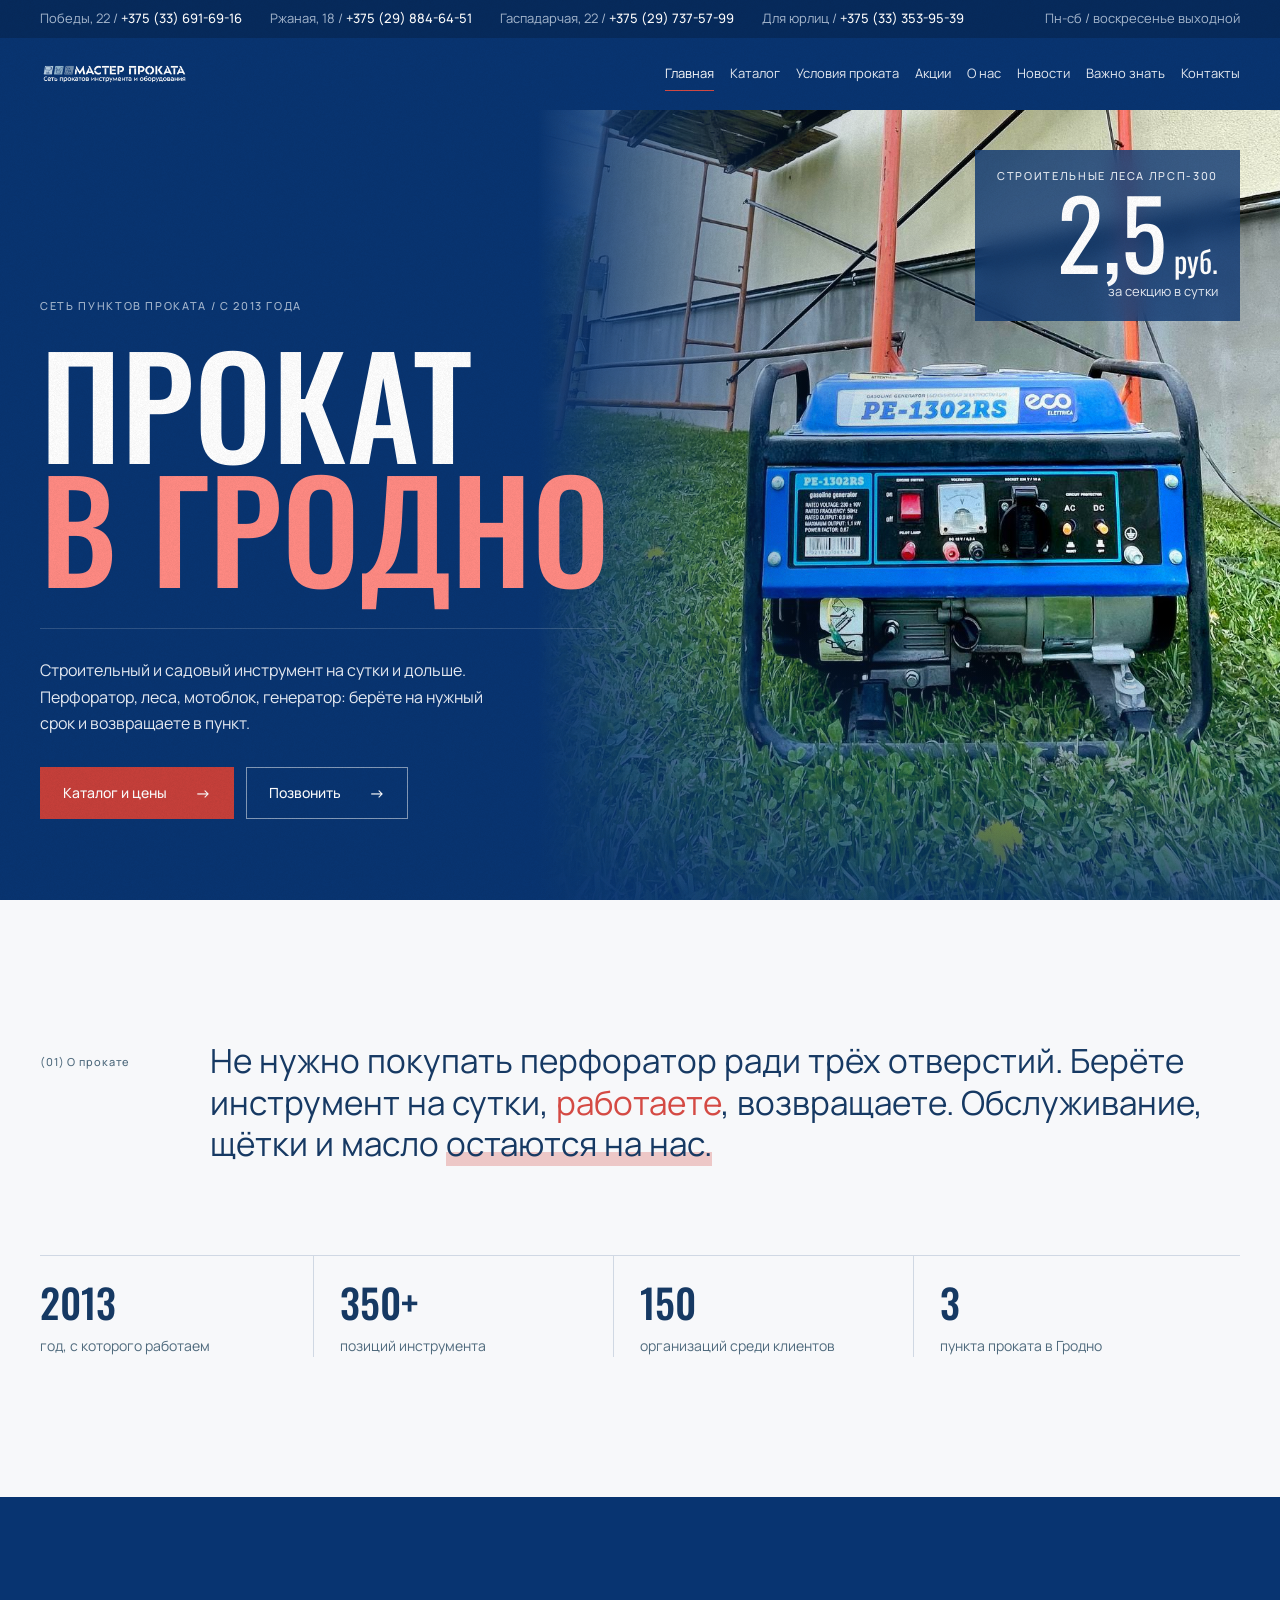
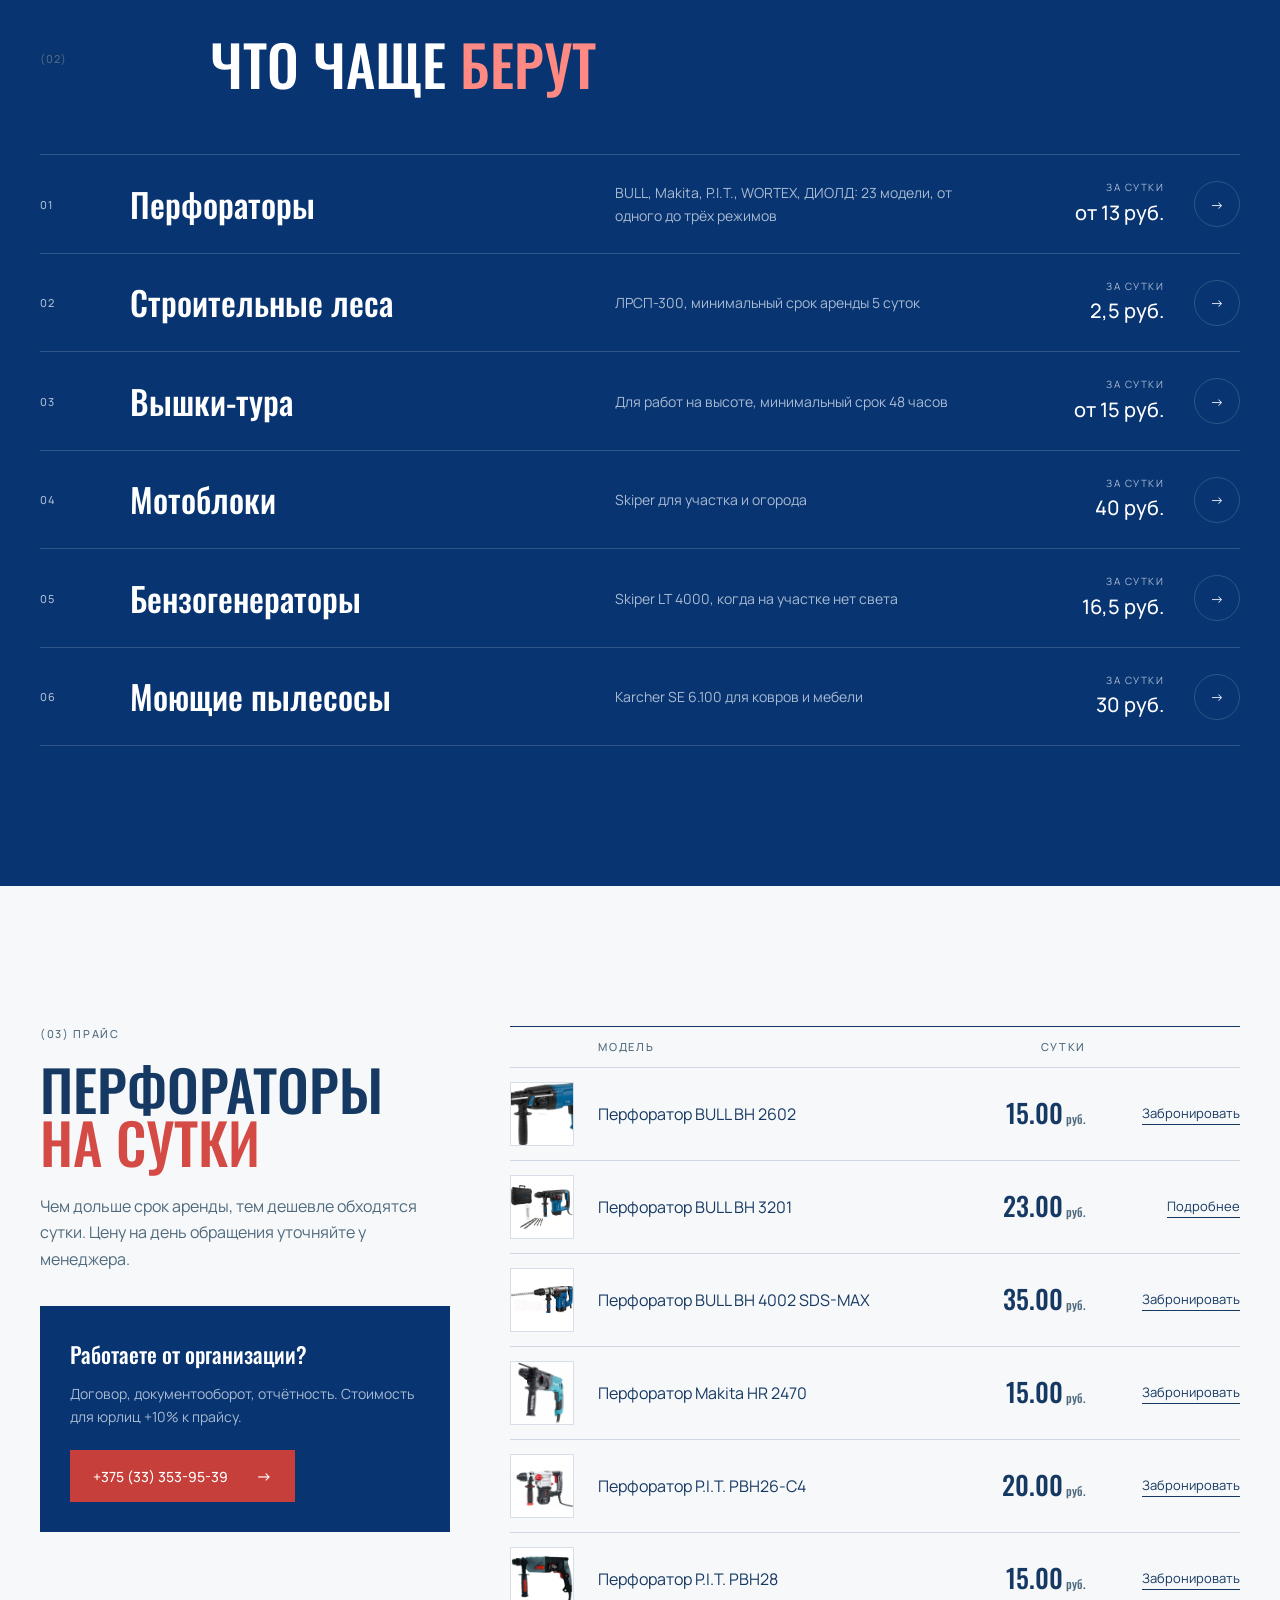
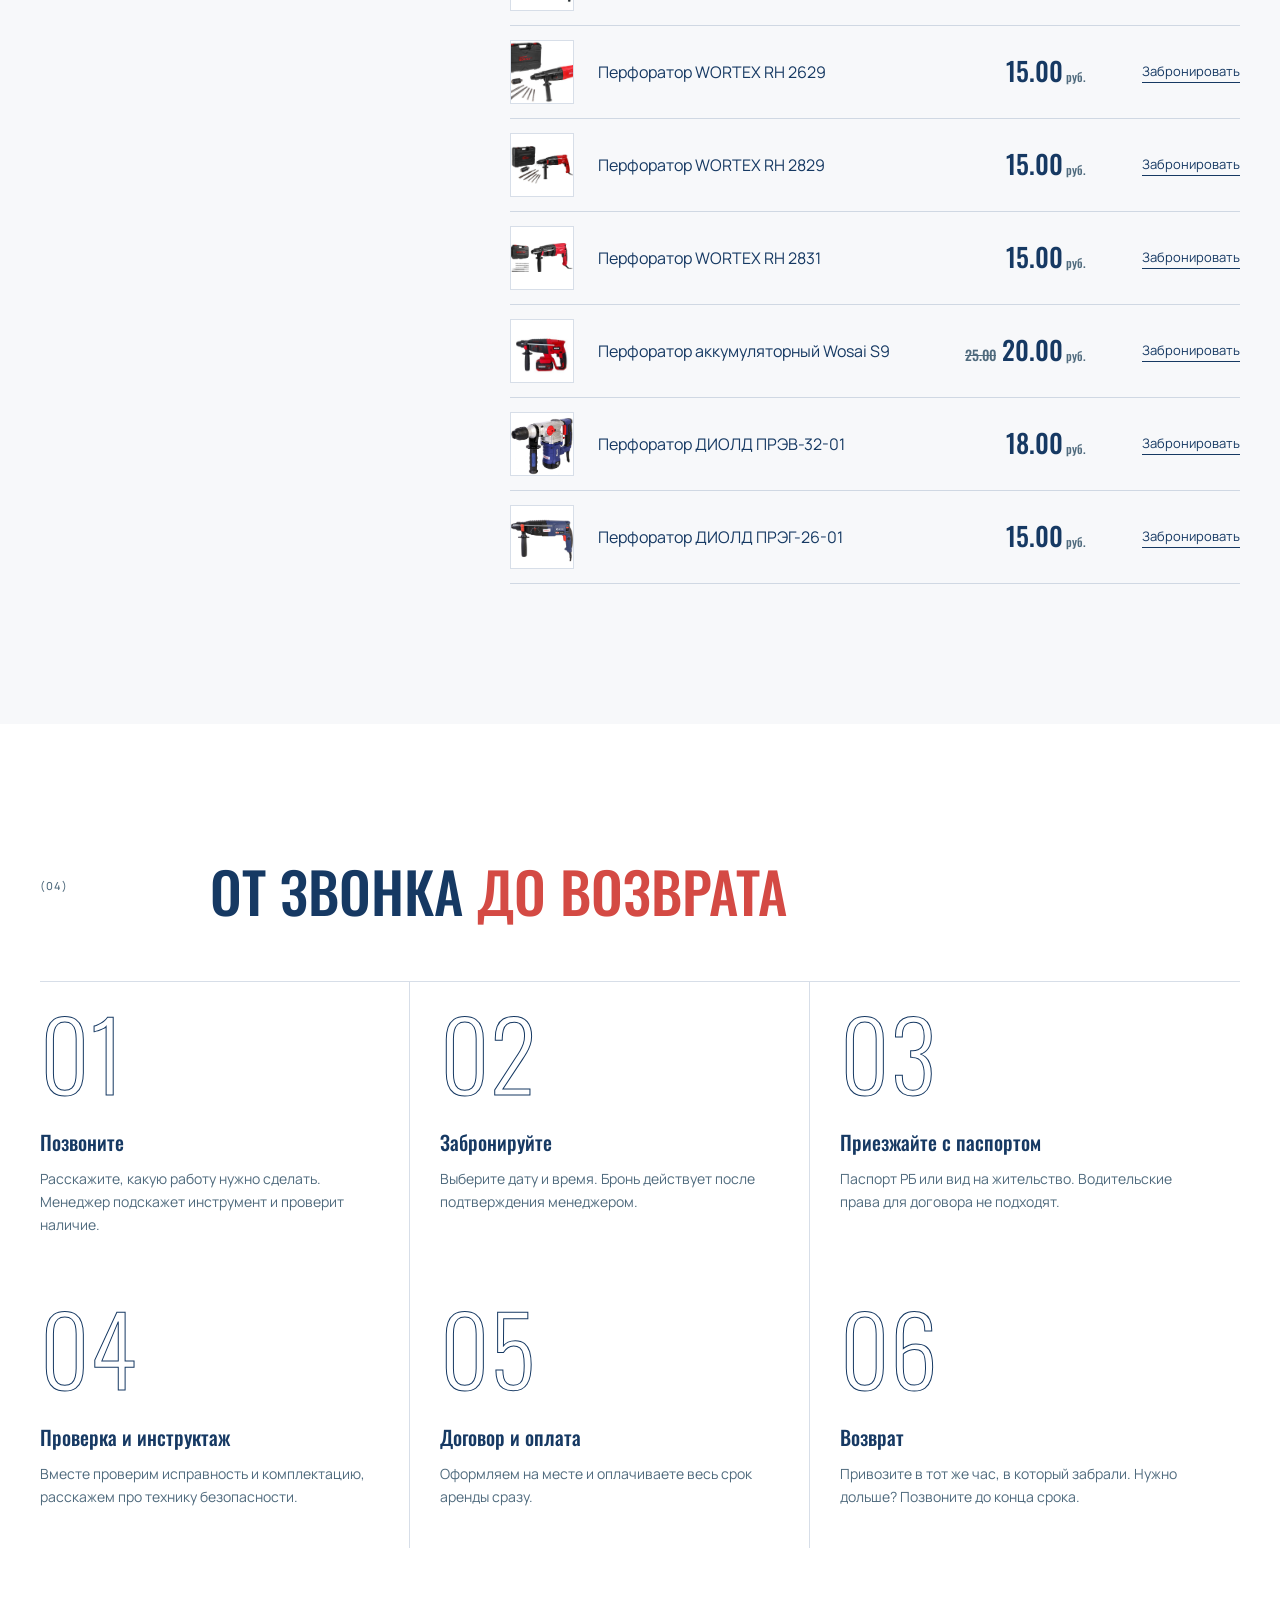
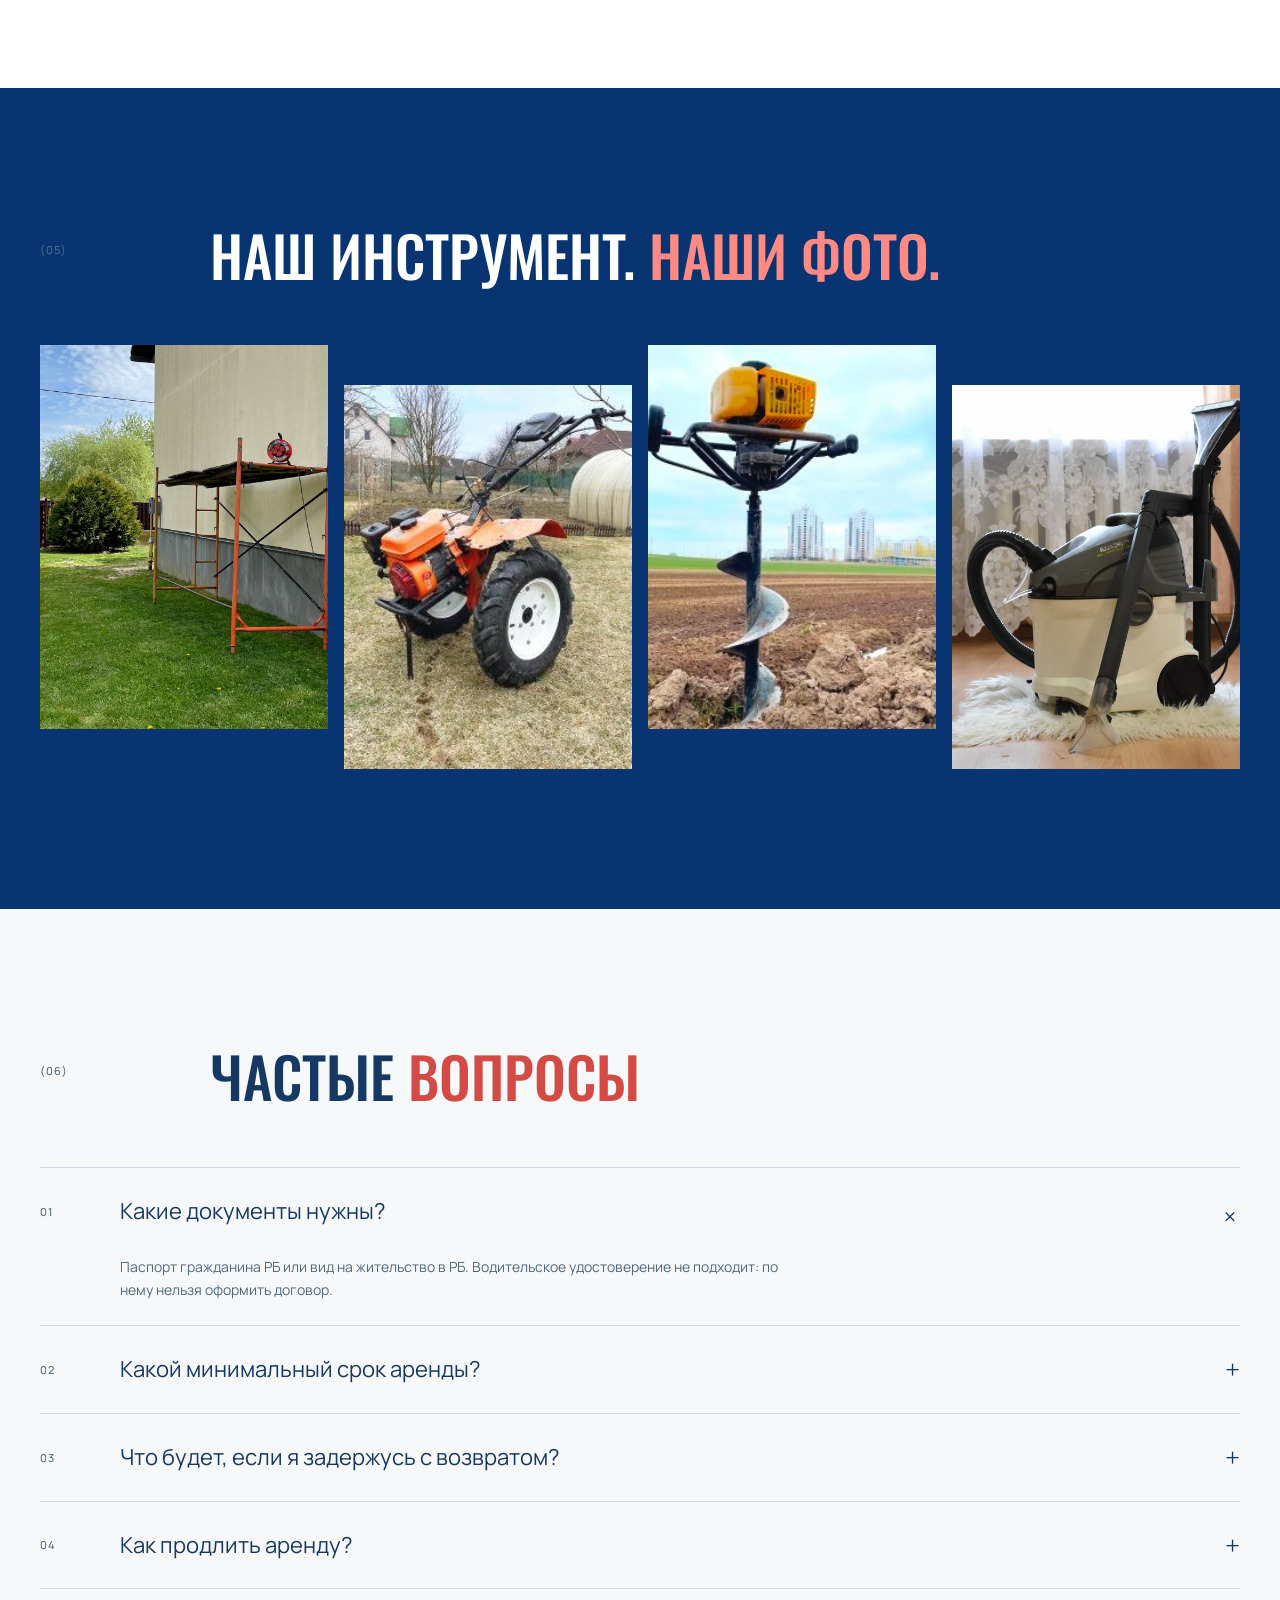
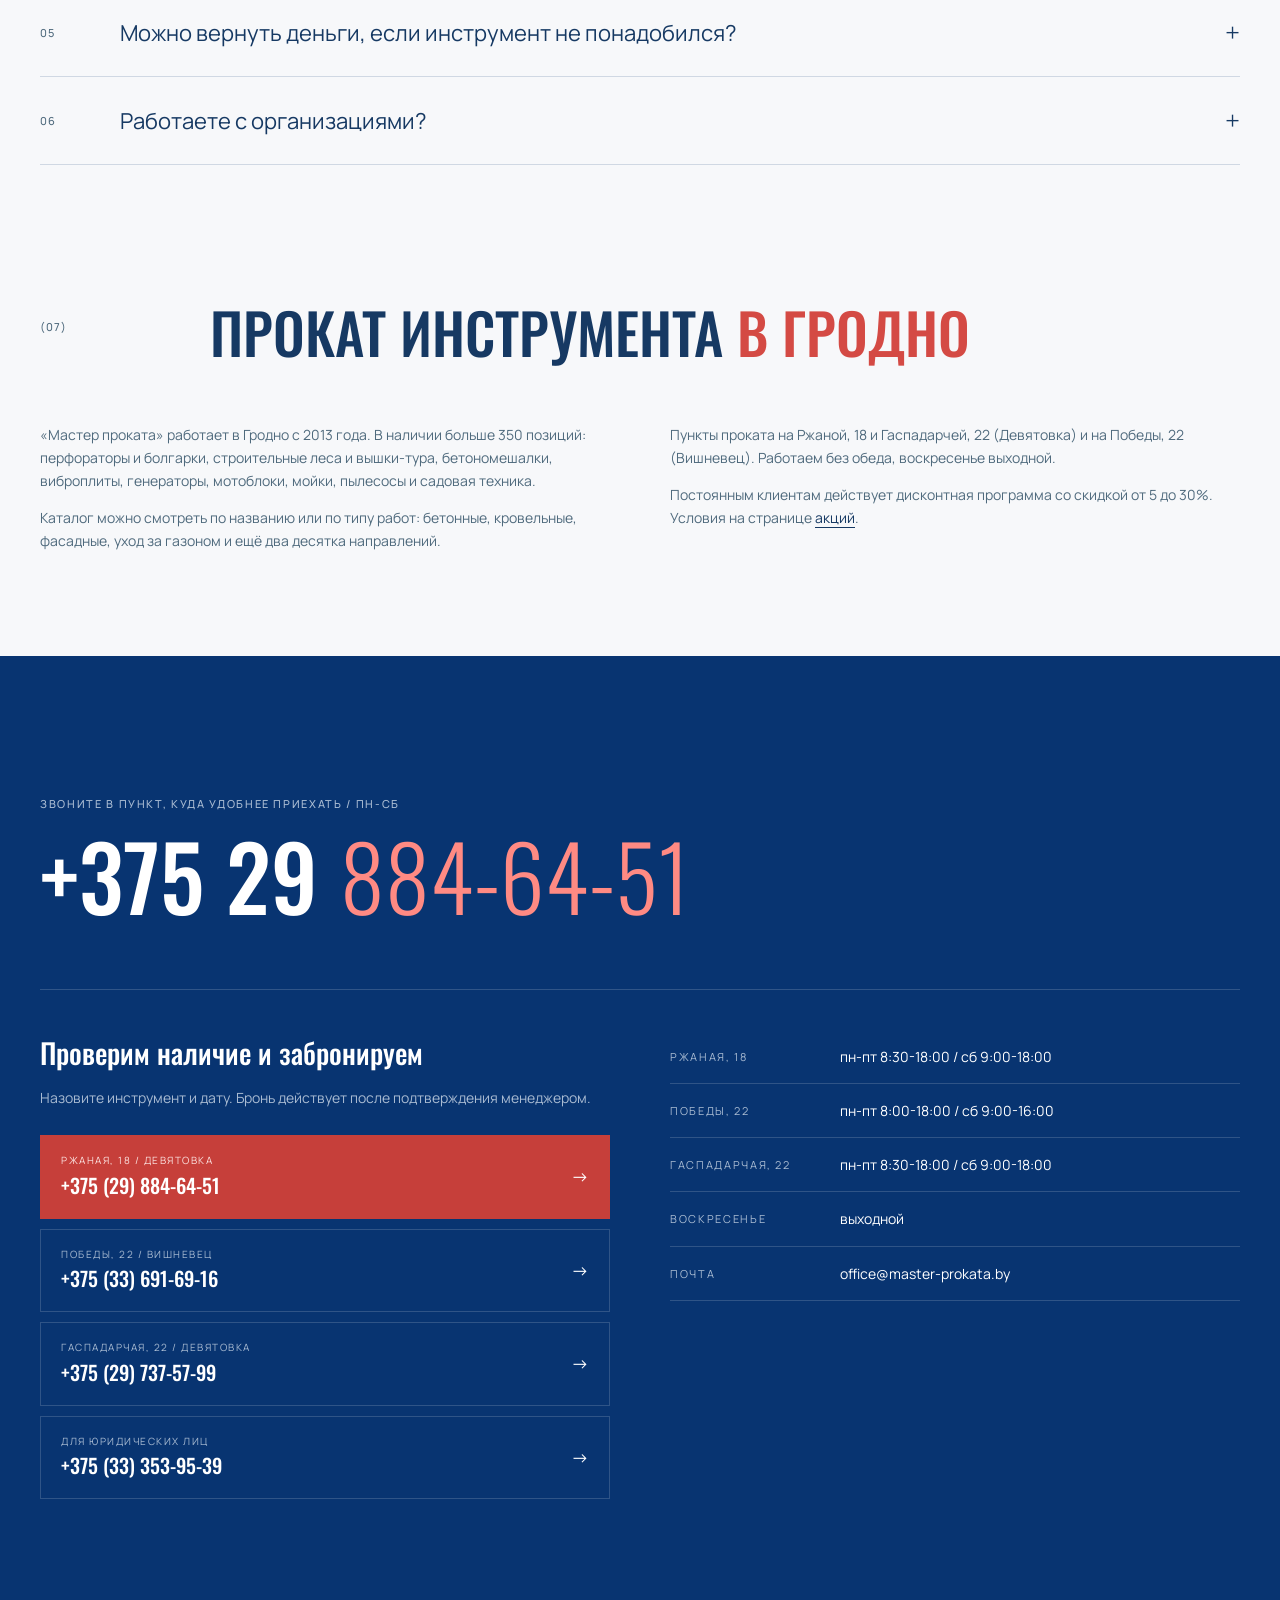
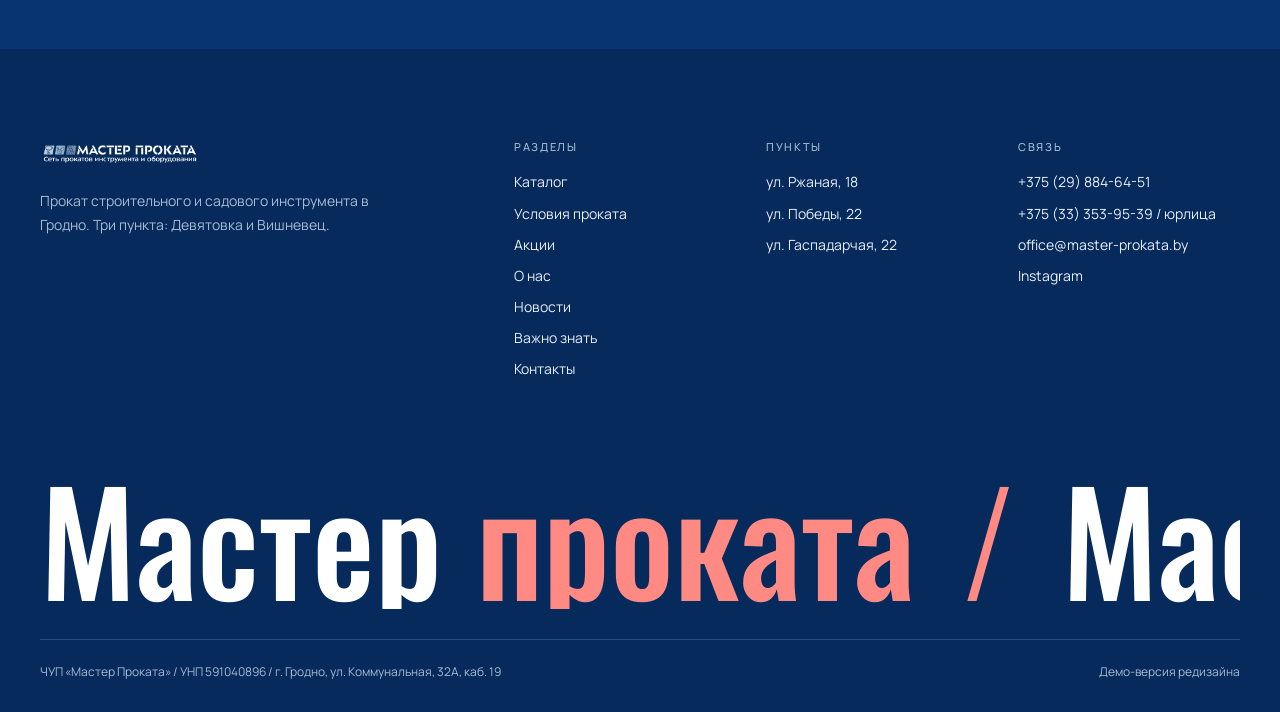
<file: index.html>
<!doctype html><html lang="ru"><head><meta charset="utf-8"><meta name="viewport" content="width=device-width,initial-scale=1">
<title>Мастер проката / прокат инструмента в Гродно</title><link rel="preconnect" href="https://fonts.googleapis.com"><link rel="preconnect" href="https://fonts.gstatic.com" crossorigin>
<link href="https://fonts.googleapis.com/css2?family=Manrope:wght@400;500;600&family=Oswald:wght@300;400;500;600&display=swap&subset=cyrillic" rel="stylesheet">
<link rel="stylesheet" href="style.css"></head><body><div class="grain" aria-hidden="true"></div>
<div class="top"><div class="wrap">
<a href="tel:+375336916916">Победы, 22 / <b>+375 (33) 691-69-16</b></a>
<a href="tel:+375298846451">Ржаная, 18 / <b>+375 (29) 884-64-51</b></a>
<a href="tel:+375297375799">Гаспадарчая, 22 / <b>+375 (29) 737-57-99</b></a>
<a href="tel:+375333539539">Для юрлиц / <b>+375 (33) 353-95-39</b></a>
<span class="sp"></span><span>Пн-сб / воскресенье выходной</span>
<div class="call"><span>Гродно / 3 пункта проката</span><a href="contacts.html"><b>Позвонить</b></a></div></div></div>
<header class="hdr"><div class="wrap"><a class="logo" href="index.html"><img src="assets/img/logo.png" alt="Мастер проката"></a>
<nav class="nav"><a href="index.html" class=on>Главная</a><a href="catalog.html">Каталог</a><a href="usloviya.html">Условия проката</a><a href="https://master-prokata.by/akcii/" target=_blank rel=noopener>Акции</a><a href="about.html">О нас</a><a href="https://master-prokata.by/news/" target=_blank rel=noopener>Новости</a><a href="https://master-prokata.by/baza-znanii/" target=_blank rel=noopener>Важно знать</a><a href="contacts.html">Контакты</a></nav><a class="btn red" href="catalog.html">Каталог</a><button class="burger" aria-label="Меню" aria-expanded="false"><span></span><span></span><span></span></button></div></header>
<section class="hero"><img class="bg" src="assets/img/generator.jpg" alt="Бензогенератор Skiper на газоне у дома">
<div class="price" data-g><div class="meta" data-r style="color:var(--onD)">Строительные леса ЛРСП-300</div><b data-r>2,5<small> руб.</small></b><span data-r>за секцию в сутки</span></div>
<div class="wrap"><div class="col" data-g><div class="meta" data-r style="color:var(--muteD);margin-bottom:26px">Сеть пунктов проката / с 2013 года</div>
<h1 data-r><span>Прокат</span><span><em>в Гродно</em></span></h1></div>
<div class="base" data-g><p data-r>Строительный и садовый инструмент на сутки и дольше. Перфоратор, леса, мотоблок, генератор: берёте на нужный срок и возвращаете в пункт.</p>
<div class="acts" data-r><a class="btn red" href="catalog.html">Каталог и цены</a><a class="btn ghost" href="tel:+375298846451">Позвонить</a></div></div>
<div class="metas meta" data-r><span>Ржаная, 18 / Победы, 22 / Гаспадарчая, 22</span><span>Пн-сб / воскресенье выходной</span></div></div></section>
<section class="sec"><div class="wrap"><div class="shead" data-g><div class="num-l" data-r>(01) О прокате</div><p class="state" data-r>Не нужно покупать перфоратор ради трёх отверстий. Берёте инструмент на сутки, <em>работаете</em>, возвращаете. Обслуживание, щётки и масло <mark>остаются на нас.</mark></p></div>
<div class="stats" data-g><div data-r><b>2013</b><span class="mute">год, с которого работаем</span></div><div data-r><b>350+</b><span class="mute">позиций инструмента</span></div><div data-r><b>150</b><span class="mute">организаций среди клиентов</span></div><div data-r><b>3</b><span class="mute">пункта проката в Гродно</span></div></div></div></section>
<section class="sec dark"><div class="wrap"><div class="shead" data-g><div class="num-l" data-r>(02)</div><div><h2 data-r>Что чаще <em>берут</em></h2></div></div><div class="rows" data-g><a class="row" data-r href="perforatory.html"><span class="num-l" style="color:var(--muteD)">01</span><span class="t">Перфораторы</span><span class="d">BULL, Makita, P.I.T., WORTEX, ДИОЛД: 23 модели, от одного до трёх режимов</span><span class="p"><small>за сутки</small><b>от 13 руб.</b></span><span class="circle">→</span></a><a class="row" data-r href="catalog.html"><span class="num-l" style="color:var(--muteD)">02</span><span class="t">Строительные леса</span><span class="d">ЛРСП-300, минимальный срок аренды 5 суток</span><span class="p"><small>за сутки</small><b>2,5 руб.</b></span><span class="circle">→</span></a><a class="row" data-r href="catalog.html"><span class="num-l" style="color:var(--muteD)">03</span><span class="t">Вышки-тура</span><span class="d">Для работ на высоте, минимальный срок 48 часов</span><span class="p"><small>за сутки</small><b>от 15 руб.</b></span><span class="circle">→</span></a><a class="row" data-r href="catalog.html"><span class="num-l" style="color:var(--muteD)">04</span><span class="t">Мотоблоки</span><span class="d">Skiper для участка и огорода</span><span class="p"><small>за сутки</small><b>40 руб.</b></span><span class="circle">→</span></a><a class="row" data-r href="catalog.html"><span class="num-l" style="color:var(--muteD)">05</span><span class="t">Бензогенераторы</span><span class="d">Skiper LT 4000, когда на участке нет света</span><span class="p"><small>за сутки</small><b>16,5 руб.</b></span><span class="circle">→</span></a><a class="row" data-r href="catalog.html"><span class="num-l" style="color:var(--muteD)">06</span><span class="t">Моющие пылесосы</span><span class="d">Karcher SE 6.100 для ковров и мебели</span><span class="p"><small>за сутки</small><b>30 руб.</b></span><span class="circle">→</span></a></div></div></section>
<section class="sec"><div class="wrap split"><div class="side" data-g><div class="meta" data-r>(03) Прайс</div><h2 data-r>Перфораторы <em>на сутки</em></h2><p class="mute" data-r style="font-size:16px">Чем дольше срок аренды, тем дешевле обходятся сутки. Цену на день обращения уточняйте у менеджера.</p>
<div class="box" data-r><h3>Работаете от организации?</h3><p>Договор, документооборот, отчётность. Стоимость для юрлиц +10% к прайсу.</p><a class="btn red" href="tel:+375333539539">+375 (33) 353-95-39</a></div></div><div class="tbl" data-g><div class="h meta"><span></span><span>Модель</span><span style="text-align:right">Сутки</span><span></span></div><div class="r" data-r><img src="assets/p/1.jpg" alt="Перфоратор BULL BH 2602" loading="lazy"><span class="n">Перфоратор BULL BH 2602</span><span class="pr">15.00<small> руб.</small></span><a class="lnk" href="tel:+375298846451">Забронировать</a></div><div class="r" data-r><img src="assets/p/2.jpg" alt="Перфоратор BULL BH 3201" loading="lazy"><span class="n">Перфоратор BULL BH 3201</span><span class="pr">23.00<small> руб.</small></span><a class="lnk" href="item-bull-bh-3201.html">Подробнее</a></div><div class="r" data-r><img src="assets/p/3.jpg" alt="Перфоратор BULL BH 4002 SDS-MAX" loading="lazy"><span class="n">Перфоратор BULL BH 4002 SDS-MAX</span><span class="pr">35.00<small> руб.</small></span><a class="lnk" href="tel:+375298846451">Забронировать</a></div><div class="r" data-r><img src="assets/p/4.jpg" alt="Перфоратор Makita HR 2470" loading="lazy"><span class="n">Перфоратор Makita HR 2470</span><span class="pr">15.00<small> руб.</small></span><a class="lnk" href="tel:+375298846451">Забронировать</a></div><div class="r" data-r><img src="assets/p/5.jpg" alt="Перфоратор P.I.T. PBH26-C4" loading="lazy"><span class="n">Перфоратор P.I.T. PBH26-C4</span><span class="pr">20.00<small> руб.</small></span><a class="lnk" href="tel:+375298846451">Забронировать</a></div><div class="r" data-r><img src="assets/p/6.jpg" alt="Перфоратор P.I.T. РВН28" loading="lazy"><span class="n">Перфоратор P.I.T. РВН28</span><span class="pr">15.00<small> руб.</small></span><a class="lnk" href="tel:+375298846451">Забронировать</a></div><div class="r" data-r><img src="assets/p/7.jpg" alt="Перфоратор WORTEX RH 2629" loading="lazy"><span class="n">Перфоратор WORTEX RH 2629</span><span class="pr">15.00<small> руб.</small></span><a class="lnk" href="tel:+375298846451">Забронировать</a></div><div class="r" data-r><img src="assets/p/8.jpg" alt="Перфоратор WORTEX RH 2829" loading="lazy"><span class="n">Перфоратор WORTEX RH 2829</span><span class="pr">15.00<small> руб.</small></span><a class="lnk" href="tel:+375298846451">Забронировать</a></div><div class="r" data-r><img src="assets/p/9.jpg" alt="Перфоратор WORTEX RH 2831" loading="lazy"><span class="n">Перфоратор WORTEX RH 2831</span><span class="pr">15.00<small> руб.</small></span><a class="lnk" href="tel:+375298846451">Забронировать</a></div><div class="r" data-r><img src="assets/p/10.jpg" alt="Перфоратор аккумуляторный Wosai S9" loading="lazy"><span class="n">Перфоратор аккумуляторный Wosai S9</span><span class="pr"><s>25.00</s>20.00<small> руб.</small></span><a class="lnk" href="tel:+375298846451">Забронировать</a></div><div class="r" data-r><img src="assets/p/11.jpg" alt="Перфоратор ДИОЛД ПРЭВ-32-01" loading="lazy"><span class="n">Перфоратор ДИОЛД ПРЭВ-32-01</span><span class="pr">18.00<small> руб.</small></span><a class="lnk" href="tel:+375298846451">Забронировать</a></div><div class="r" data-r><img src="assets/p/12.jpg" alt="Перфоратор ДИОЛД ПРЭГ-26-01" loading="lazy"><span class="n">Перфоратор ДИОЛД ПРЭГ-26-01</span><span class="pr">15.00<small> руб.</small></span><a class="lnk" href="tel:+375298846451">Забронировать</a></div></div></div></section>
<section class="sec" style="background:#fff"><div class="wrap"><div class="shead" data-g><div class="num-l" data-r>(04)</div><div><h2 data-r>От звонка <em>до возврата</em></h2></div></div><div class="steps" data-g><div class="step" data-r><b>01</b><h3>Позвоните</h3><p>Расскажите, какую работу нужно сделать. Менеджер подскажет инструмент и проверит наличие.</p></div><div class="step" data-r><b>02</b><h3>Забронируйте</h3><p>Выберите дату и время. Бронь действует после подтверждения менеджером.</p></div><div class="step" data-r><b>03</b><h3>Приезжайте с паспортом</h3><p>Паспорт РБ или вид на жительство. Водительские права для договора не подходят.</p></div><div class="step" data-r><b>04</b><h3>Проверка и инструктаж</h3><p>Вместе проверим исправность и комплектацию, расскажем про технику безопасности.</p></div><div class="step" data-r><b>05</b><h3>Договор и оплата</h3><p>Оформляем на месте и оплачиваете весь срок аренды сразу.</p></div><div class="step" data-r><b>06</b><h3>Возврат</h3><p>Привозите в тот же час, в который забрали. Нужно дольше? Позвоните до конца срока.</p></div></div></div></section>
<section class="sec dark"><div class="wrap"><div class="shead" data-g><div class="num-l" data-r>(05)</div><div><h2 data-r>Наш инструмент. <em>Наши фото.</em></h2></div></div><div class="gal" data-g><img data-r src="assets/img/lesa.jpg" alt="Строительные леса" loading="lazy"><img data-r src="assets/img/motoblok.jpg" alt="Мотоблок Skiper" loading="lazy"><img data-r src="assets/img/benzobur.jpg" alt="Бензобур" loading="lazy"><img data-r src="assets/img/pylesos.jpg" alt="Моющий пылесос" loading="lazy"></div></div></section>
<section class="sec"><div class="wrap"><div class="shead" data-g><div class="num-l" data-r>(06)</div><div><h2 data-r>Частые <em>вопросы</em></h2></div></div><div class="faq" data-g><details data-r open><summary><span class="num-l">01</span>Какие документы нужны?</summary><div class="a">Паспорт гражданина РБ или вид на жительство в РБ. Водительское удостоверение не подходит: по нему нельзя оформить договор.</div></details><details data-r><summary><span class="num-l">02</span>Какой минимальный срок аренды?</summary><div class="a">Одни сутки. Для вышек-тура и некоторого оборудования 48 часов, для строительных лесов 5 суток. Даже если вернёте инструмент через час, оплачиваются полные сутки.</div></details><details data-r><summary><span class="num-l">03</span>Что будет, если я задержусь с возвратом?</summary><div class="a">До 1 часа без доплаты. От 1 до 3 часов +30% суточной стоимости, от 3 до 6 часов +50%, больше 6 часов +100%. О задержке обязательно сообщите менеджеру.</div></details><details data-r><summary><span class="num-l">04</span>Как продлить аренду?</summary><div class="a">Позвоните по номеру +375 (29) 884-64-51 до окончания оплаченного срока, назовите фамилию и примерную дату возврата. Оплатить продление нужно в пункте проката в течение недели.</div></details><details data-r><summary><span class="num-l">05</span>Можно вернуть деньги, если инструмент не понадобился?</summary><div class="a">Нет. Внесённая арендная плата не возвращается, даже при форс-мажоре. Планируйте работу заранее.</div></details><details data-r><summary><span class="num-l">06</span>Работаете с организациями?</summary><div class="a">Да. Для юрлиц стоимость на 10% выше обычного прайса, новые организации вносят 100% предоплату за весь срок. Телефон для юрлиц +375 (33) 353-95-39.</div></details></div></div></section>
<section class="sec s" style="padding-top:0"><div class="wrap"><div class="shead" data-g><div class="num-l" data-r>(07)</div><div><h2 data-r>Прокат инструмента <em>в Гродно</em></h2></div></div><div class="cols mute" data-g><div data-r><p>«Мастер проката» работает в Гродно с 2013 года. В наличии больше 350 позиций: перфораторы и болгарки, строительные леса и вышки-тура, бетономешалки, виброплиты, генераторы, мотоблоки, мойки, пылесосы и садовая техника.</p><p>Каталог можно смотреть по названию или по типу работ: бетонные, кровельные, фасадные, уход за газоном и ещё два десятка направлений.</p></div><div data-r><p>Пункты проката на Ржаной, 18 и Гаспадарчей, 22 (Девятовка) и на Победы, 22 (Вишневец). Работаем без обеда, воскресенье выходной.</p><p>Постоянным клиентам действует дисконтная программа со скидкой от 5 до 30%. Условия на странице <a href="https://master-prokata.by/akcii/" style="color:var(--ink);border-bottom:1px solid">акций</a>.</p></div></div></div></section>
<section class="sec dark"><div class="wrap" data-g><div class="meta" data-r>Звоните в пункт, куда удобнее приехать / пн-сб</div>
<a class="bigtel" data-r href="tel:+375298846451">+375 29 <em>884-64-51</em></a>
<div class="ccols"><div data-g><h3 data-r style="font-size:28px;margin-bottom:10px">Проверим наличие и забронируем</h3><p class="mute" data-r style="margin-bottom:26px">Назовите инструмент и дату. Бронь действует после подтверждения менеджером.</p>
<a class="cbtn red" data-r href="tel:+375298846451"><span><small>Ржаная, 18 / Девятовка</small><b>+375 (29) 884-64-51</b></span></a>
<a class="cbtn" data-r href="tel:+375336916916"><span><small>Победы, 22 / Вишневец</small><b>+375 (33) 691-69-16</b></span></a>
<a class="cbtn" data-r href="tel:+375297375799"><span><small>Гаспадарчая, 22 / Девятовка</small><b>+375 (29) 737-57-99</b></span></a>
<a class="cbtn" data-r href="tel:+375333539539"><span><small>Для юридических лиц</small><b>+375 (33) 353-95-39</b></span></a></div>
<div class="kv" data-g><div data-r><span>Ржаная, 18</span><b>пн-пт 8:30-18:00 / сб 9:00-18:00</b></div><div data-r><span>Победы, 22</span><b>пн-пт 8:00-18:00 / сб 9:00-16:00</b></div><div data-r><span>Гаспадарчая, 22</span><b>пн-пт 8:30-18:00 / сб 9:00-18:00</b></div><div data-r><span>Воскресенье</span><b>выходной</b></div><div data-r><span>Почта</span><b><a href="mailto:office@master-prokata.by">office@master-prokata.by</a></b></div></div></div></div></section><footer class="ftr"><div class="wrap"><div class="g" data-g>
<div class="about" data-r><img src="assets/img/logo.png" alt="Мастер проката"><p>Прокат строительного и садового инструмента в Гродно. Три пункта: Девятовка и Вишневец.</p></div>
<div data-r><h4>Разделы</h4><ul><li><a href="catalog.html">Каталог</a></li><li><a href="usloviya.html">Условия проката</a></li><li><a href="https://master-prokata.by/akcii/">Акции</a></li><li><a href="about.html">О нас</a></li><li><a href="https://master-prokata.by/news/">Новости</a></li><li><a href="https://master-prokata.by/baza-znanii/">Важно знать</a></li><li><a href="contacts.html">Контакты</a></li></ul></div>
<div data-r><h4>Пункты</h4><ul><li>ул. Ржаная, 18</li><li>ул. Победы, 22</li><li>ул. Гаспадарчая, 22</li></ul></div>
<div data-r><h4>Связь</h4><ul><li><a href="tel:+375298846451">+375 (29) 884-64-51</a></li><li><a href="tel:+375333539539">+375 (33) 353-95-39 / юрлица</a></li><li><a href="mailto:office@master-prokata.by">office@master-prokata.by</a></li><li><a href="https://www.instagram.com/masterprokata_grodno/" target="_blank" rel="noopener">Instagram</a></li></ul></div></div>
<div class="word" aria-hidden="true"><div class="wt"><span class="wg"><span class="wi">Мастер <em>проката</em><i>/</i></span><span class="wi">Мастер <em>проката</em><i>/</i></span><span class="wi">Мастер <em>проката</em><i>/</i></span><span class="wi">Мастер <em>проката</em><i>/</i></span></span><span class="wg"><span class="wi">Мастер <em>проката</em><i>/</i></span><span class="wi">Мастер <em>проката</em><i>/</i></span><span class="wi">Мастер <em>проката</em><i>/</i></span><span class="wi">Мастер <em>проката</em><i>/</i></span></span></div></div>
<div class="legal"><span>ЧУП «Мастер Проката» / УНП 591040896 / г. Гродно, ул. Коммунальная, 32А, каб. 19</span><span>Демо-версия редизайна</span></div></div></footer>
<script src="main.js"></script></body></html>
</file>
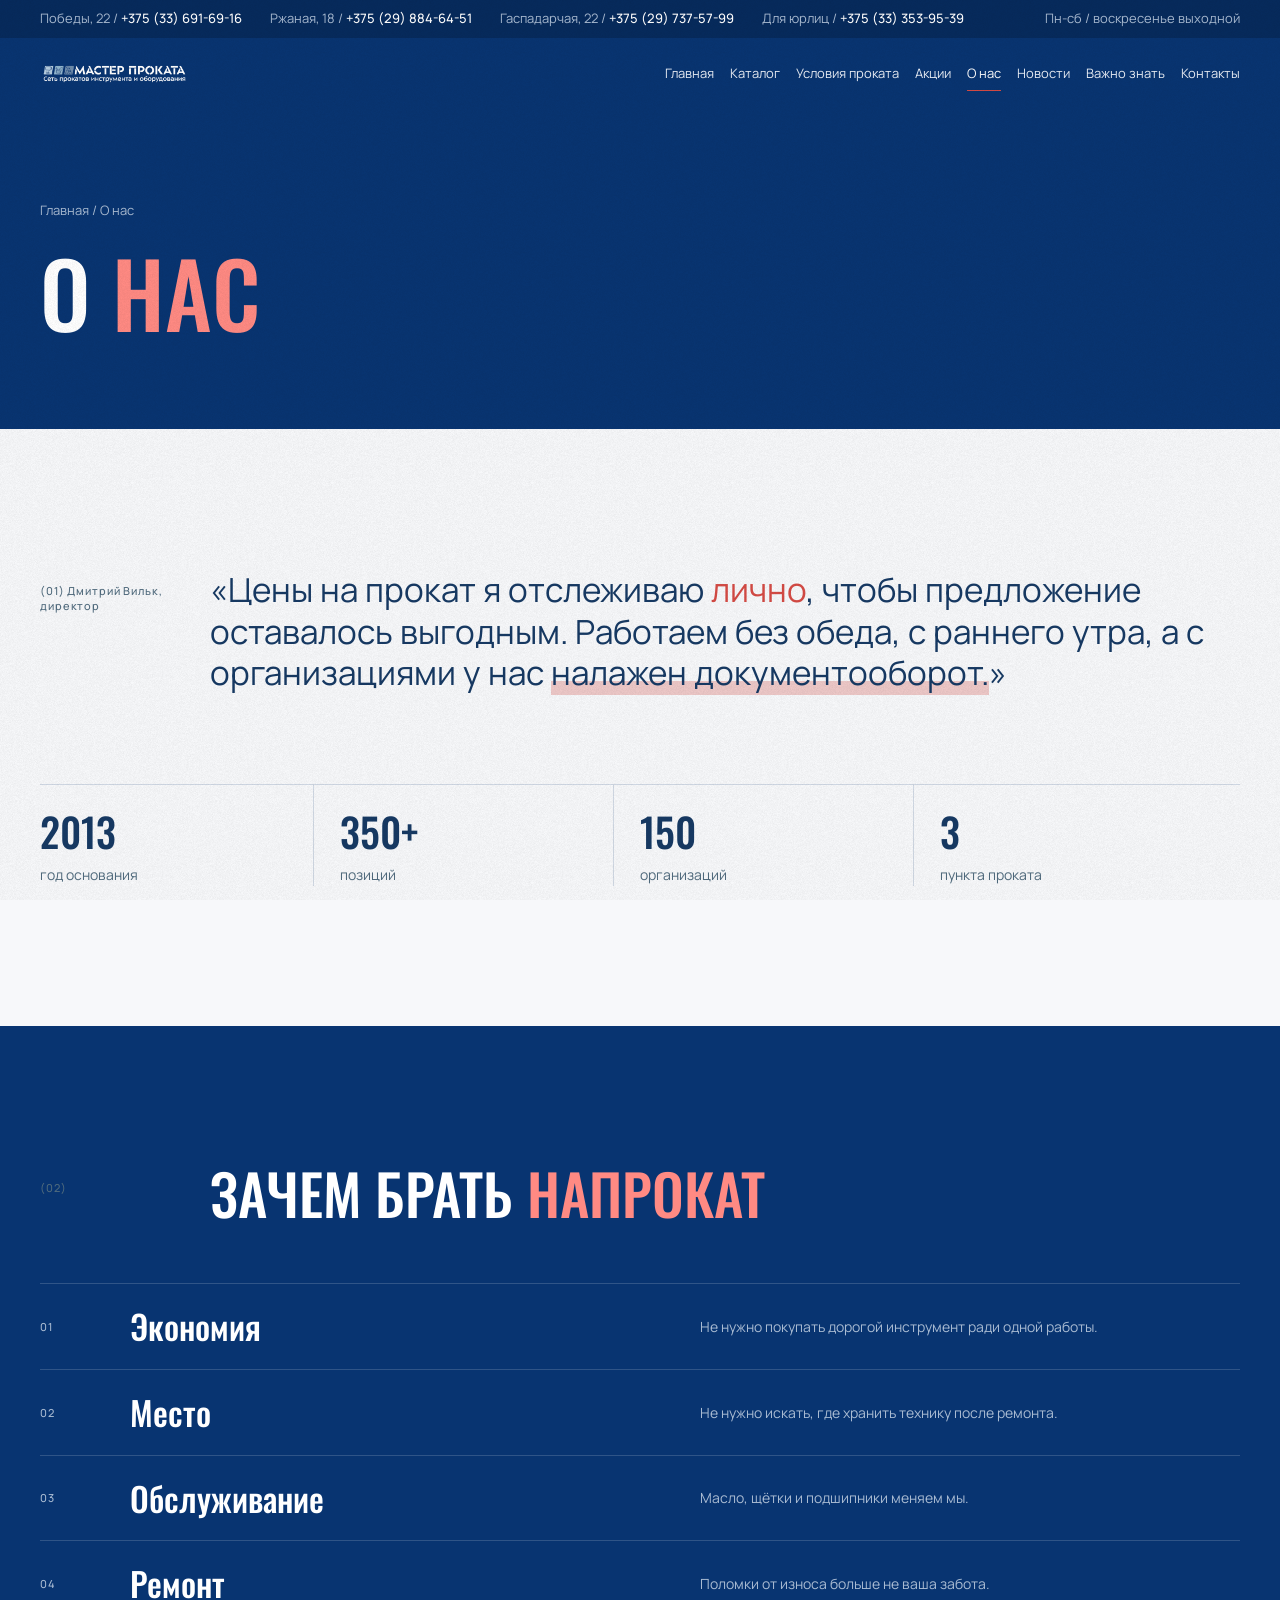
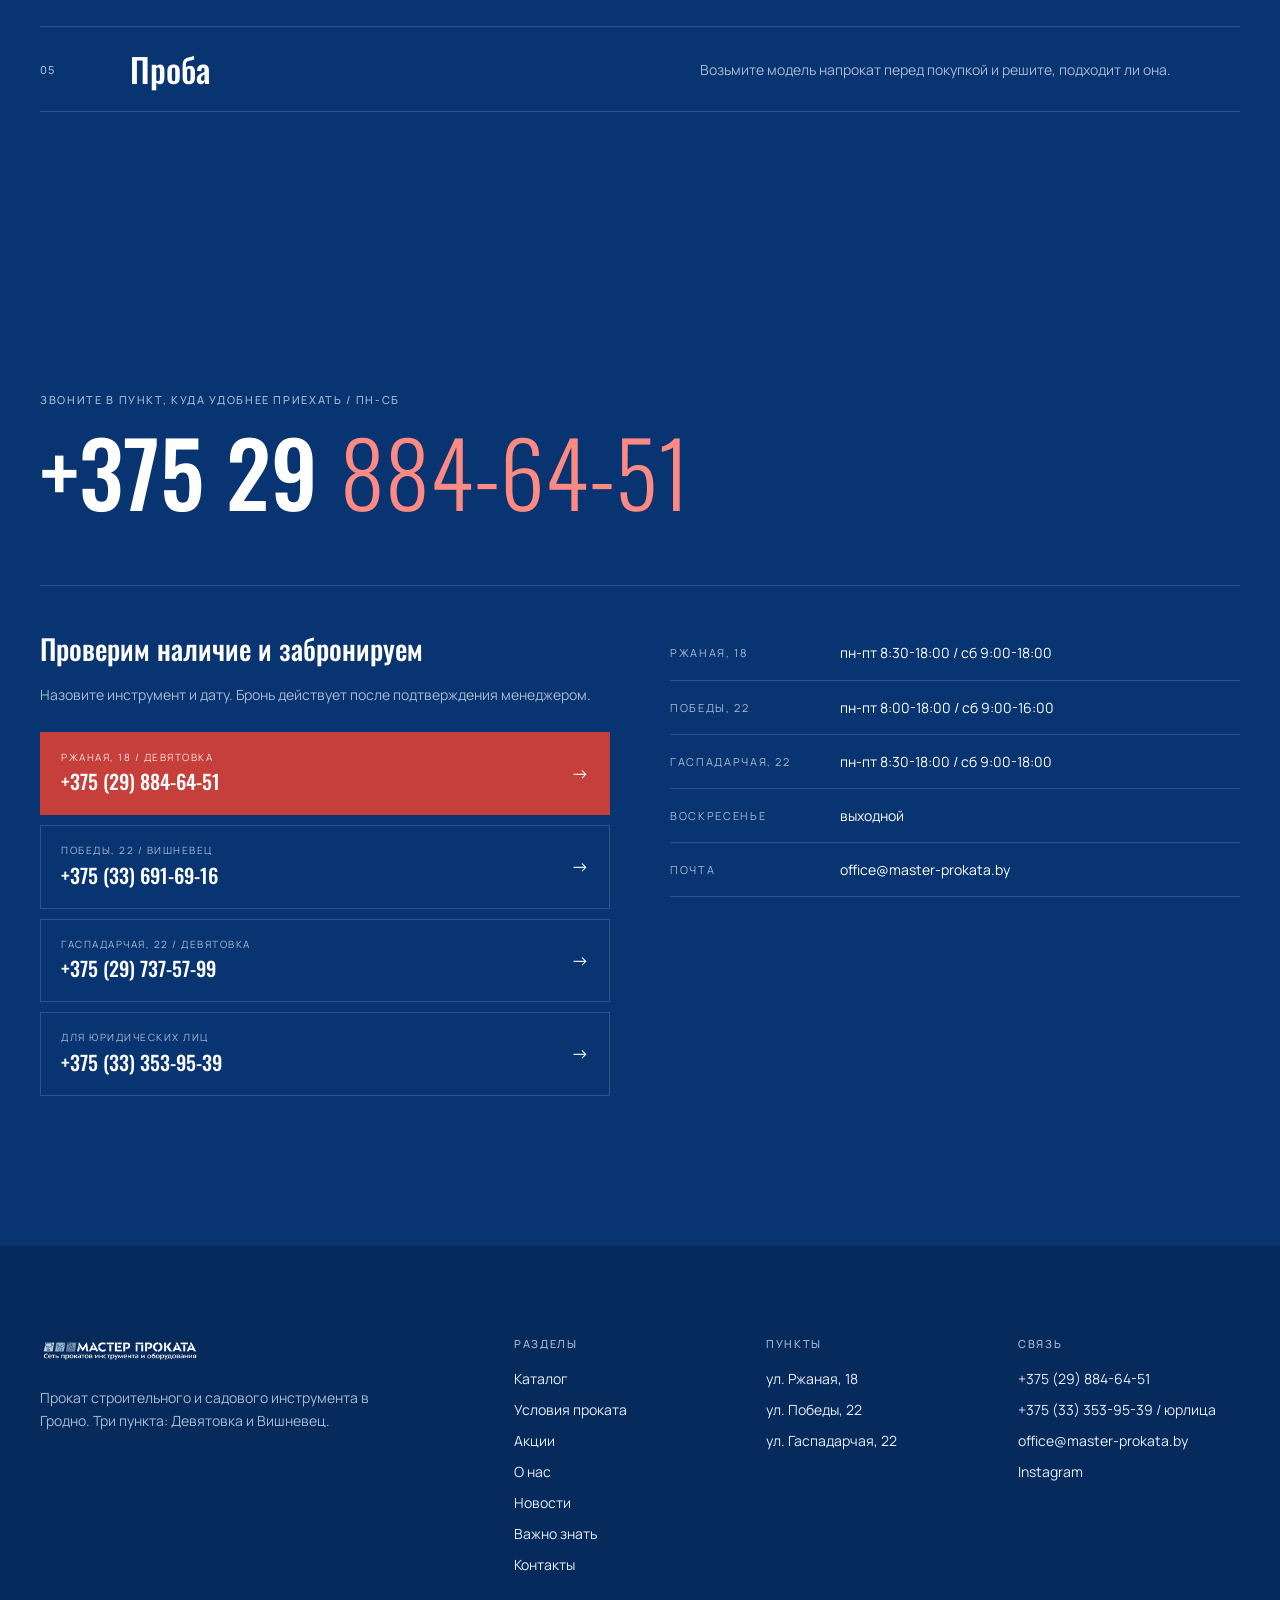
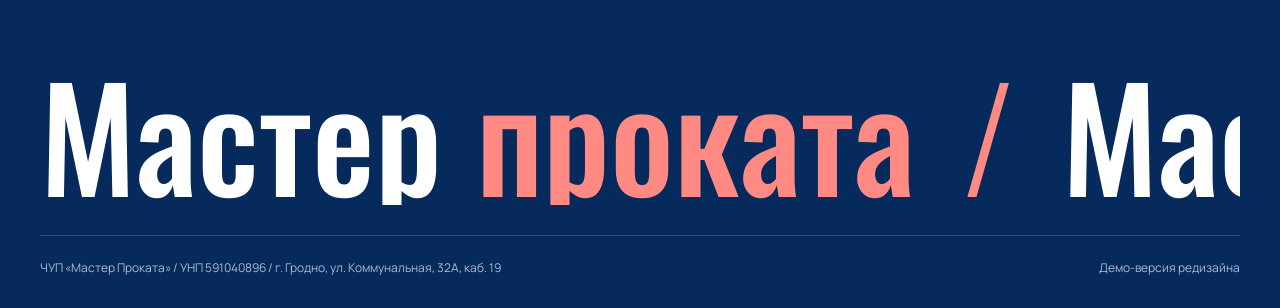
<file: about.html>
<!doctype html><html lang="ru"><head><meta charset="utf-8"><meta name="viewport" content="width=device-width,initial-scale=1">
<title>О нас / Мастер проката</title><link rel="preconnect" href="https://fonts.googleapis.com"><link rel="preconnect" href="https://fonts.gstatic.com" crossorigin>
<link href="https://fonts.googleapis.com/css2?family=Manrope:wght@400;500;600&family=Oswald:wght@300;400;500;600&display=swap&subset=cyrillic" rel="stylesheet">
<link rel="stylesheet" href="style.css"></head><body><div class="grain" aria-hidden="true"></div>
<div class="top"><div class="wrap">
<a href="tel:+375336916916">Победы, 22 / <b>+375 (33) 691-69-16</b></a>
<a href="tel:+375298846451">Ржаная, 18 / <b>+375 (29) 884-64-51</b></a>
<a href="tel:+375297375799">Гаспадарчая, 22 / <b>+375 (29) 737-57-99</b></a>
<a href="tel:+375333539539">Для юрлиц / <b>+375 (33) 353-95-39</b></a>
<span class="sp"></span><span>Пн-сб / воскресенье выходной</span>
<div class="call"><span>Гродно / 3 пункта проката</span><a href="contacts.html"><b>Позвонить</b></a></div></div></div>
<header class="hdr"><div class="wrap"><a class="logo" href="index.html"><img src="assets/img/logo.png" alt="Мастер проката"></a>
<nav class="nav"><a href="index.html">Главная</a><a href="catalog.html">Каталог</a><a href="usloviya.html">Условия проката</a><a href="https://master-prokata.by/akcii/" target=_blank rel=noopener>Акции</a><a href="about.html" class=on>О нас</a><a href="https://master-prokata.by/news/" target=_blank rel=noopener>Новости</a><a href="https://master-prokata.by/baza-znanii/" target=_blank rel=noopener>Важно знать</a><a href="contacts.html">Контакты</a></nav><a class="btn red" href="catalog.html">Каталог</a><button class="burger" aria-label="Меню" aria-expanded="false"><span></span><span></span><span></span></button></div></header><section class="phead"><div class="wrap" data-g><div class="crumbs" data-r><a href="index.html">Главная</a> / О нас</div><h1 data-r>О <em>нас</em></h1></div></section>
<section class="sec"><div class="wrap"><div class="shead" data-g><div class="num-l" data-r>(01) Дмитрий Вильк, директор</div><p class="state" data-r>«Цены на прокат я отслеживаю <em>лично</em>, чтобы предложение оставалось выгодным. Работаем без обеда, с раннего утра, а с организациями у нас <mark>налажен документооборот.</mark>»</p></div>
<div class="stats" data-g><div data-r><b>2013</b><span class="mute">год основания</span></div><div data-r><b>350+</b><span class="mute">позиций</span></div><div data-r><b>150</b><span class="mute">организаций</span></div><div data-r><b>3</b><span class="mute">пункта проката</span></div></div></div></section>
<section class="sec dark"><div class="wrap"><div class="shead" data-g><div class="num-l" data-r>(02)</div><div><h2 data-r>Зачем брать <em>напрокат</em></h2></div></div><div class="rows" data-g>
<div class="row" data-r style="grid-template-columns:60px 1fr 1fr"><span class="num-l" style="color:var(--muteD)">01</span><span class="t">Экономия</span><span class="d">Не нужно покупать дорогой инструмент ради одной работы.</span></div><div class="row" data-r style="grid-template-columns:60px 1fr 1fr"><span class="num-l" style="color:var(--muteD)">02</span><span class="t">Место</span><span class="d">Не нужно искать, где хранить технику после ремонта.</span></div><div class="row" data-r style="grid-template-columns:60px 1fr 1fr"><span class="num-l" style="color:var(--muteD)">03</span><span class="t">Обслуживание</span><span class="d">Масло, щётки и подшипники меняем мы.</span></div><div class="row" data-r style="grid-template-columns:60px 1fr 1fr"><span class="num-l" style="color:var(--muteD)">04</span><span class="t">Ремонт</span><span class="d">Поломки от износа больше не ваша забота.</span></div><div class="row" data-r style="grid-template-columns:60px 1fr 1fr"><span class="num-l" style="color:var(--muteD)">05</span><span class="t">Проба</span><span class="d">Возьмите модель напрокат перед покупкой и решите, подходит ли она.</span></div></div></div></section><section class="sec dark"><div class="wrap" data-g><div class="meta" data-r>Звоните в пункт, куда удобнее приехать / пн-сб</div>
<a class="bigtel" data-r href="tel:+375298846451">+375 29 <em>884-64-51</em></a>
<div class="ccols"><div data-g><h3 data-r style="font-size:28px;margin-bottom:10px">Проверим наличие и забронируем</h3><p class="mute" data-r style="margin-bottom:26px">Назовите инструмент и дату. Бронь действует после подтверждения менеджером.</p>
<a class="cbtn red" data-r href="tel:+375298846451"><span><small>Ржаная, 18 / Девятовка</small><b>+375 (29) 884-64-51</b></span></a>
<a class="cbtn" data-r href="tel:+375336916916"><span><small>Победы, 22 / Вишневец</small><b>+375 (33) 691-69-16</b></span></a>
<a class="cbtn" data-r href="tel:+375297375799"><span><small>Гаспадарчая, 22 / Девятовка</small><b>+375 (29) 737-57-99</b></span></a>
<a class="cbtn" data-r href="tel:+375333539539"><span><small>Для юридических лиц</small><b>+375 (33) 353-95-39</b></span></a></div>
<div class="kv" data-g><div data-r><span>Ржаная, 18</span><b>пн-пт 8:30-18:00 / сб 9:00-18:00</b></div><div data-r><span>Победы, 22</span><b>пн-пт 8:00-18:00 / сб 9:00-16:00</b></div><div data-r><span>Гаспадарчая, 22</span><b>пн-пт 8:30-18:00 / сб 9:00-18:00</b></div><div data-r><span>Воскресенье</span><b>выходной</b></div><div data-r><span>Почта</span><b><a href="mailto:office@master-prokata.by">office@master-prokata.by</a></b></div></div></div></div></section><footer class="ftr"><div class="wrap"><div class="g" data-g>
<div class="about" data-r><img src="assets/img/logo.png" alt="Мастер проката"><p>Прокат строительного и садового инструмента в Гродно. Три пункта: Девятовка и Вишневец.</p></div>
<div data-r><h4>Разделы</h4><ul><li><a href="catalog.html">Каталог</a></li><li><a href="usloviya.html">Условия проката</a></li><li><a href="https://master-prokata.by/akcii/">Акции</a></li><li><a href="about.html">О нас</a></li><li><a href="https://master-prokata.by/news/">Новости</a></li><li><a href="https://master-prokata.by/baza-znanii/">Важно знать</a></li><li><a href="contacts.html">Контакты</a></li></ul></div>
<div data-r><h4>Пункты</h4><ul><li>ул. Ржаная, 18</li><li>ул. Победы, 22</li><li>ул. Гаспадарчая, 22</li></ul></div>
<div data-r><h4>Связь</h4><ul><li><a href="tel:+375298846451">+375 (29) 884-64-51</a></li><li><a href="tel:+375333539539">+375 (33) 353-95-39 / юрлица</a></li><li><a href="mailto:office@master-prokata.by">office@master-prokata.by</a></li><li><a href="https://www.instagram.com/masterprokata_grodno/" target="_blank" rel="noopener">Instagram</a></li></ul></div></div>
<div class="word" aria-hidden="true"><div class="wt"><span class="wg"><span class="wi">Мастер <em>проката</em><i>/</i></span><span class="wi">Мастер <em>проката</em><i>/</i></span><span class="wi">Мастер <em>проката</em><i>/</i></span><span class="wi">Мастер <em>проката</em><i>/</i></span></span><span class="wg"><span class="wi">Мастер <em>проката</em><i>/</i></span><span class="wi">Мастер <em>проката</em><i>/</i></span><span class="wi">Мастер <em>проката</em><i>/</i></span><span class="wi">Мастер <em>проката</em><i>/</i></span></span></div></div>
<div class="legal"><span>ЧУП «Мастер Проката» / УНП 591040896 / г. Гродно, ул. Коммунальная, 32А, каб. 19</span><span>Демо-версия редизайна</span></div></div></footer>
<script src="main.js"></script></body></html>
</file>
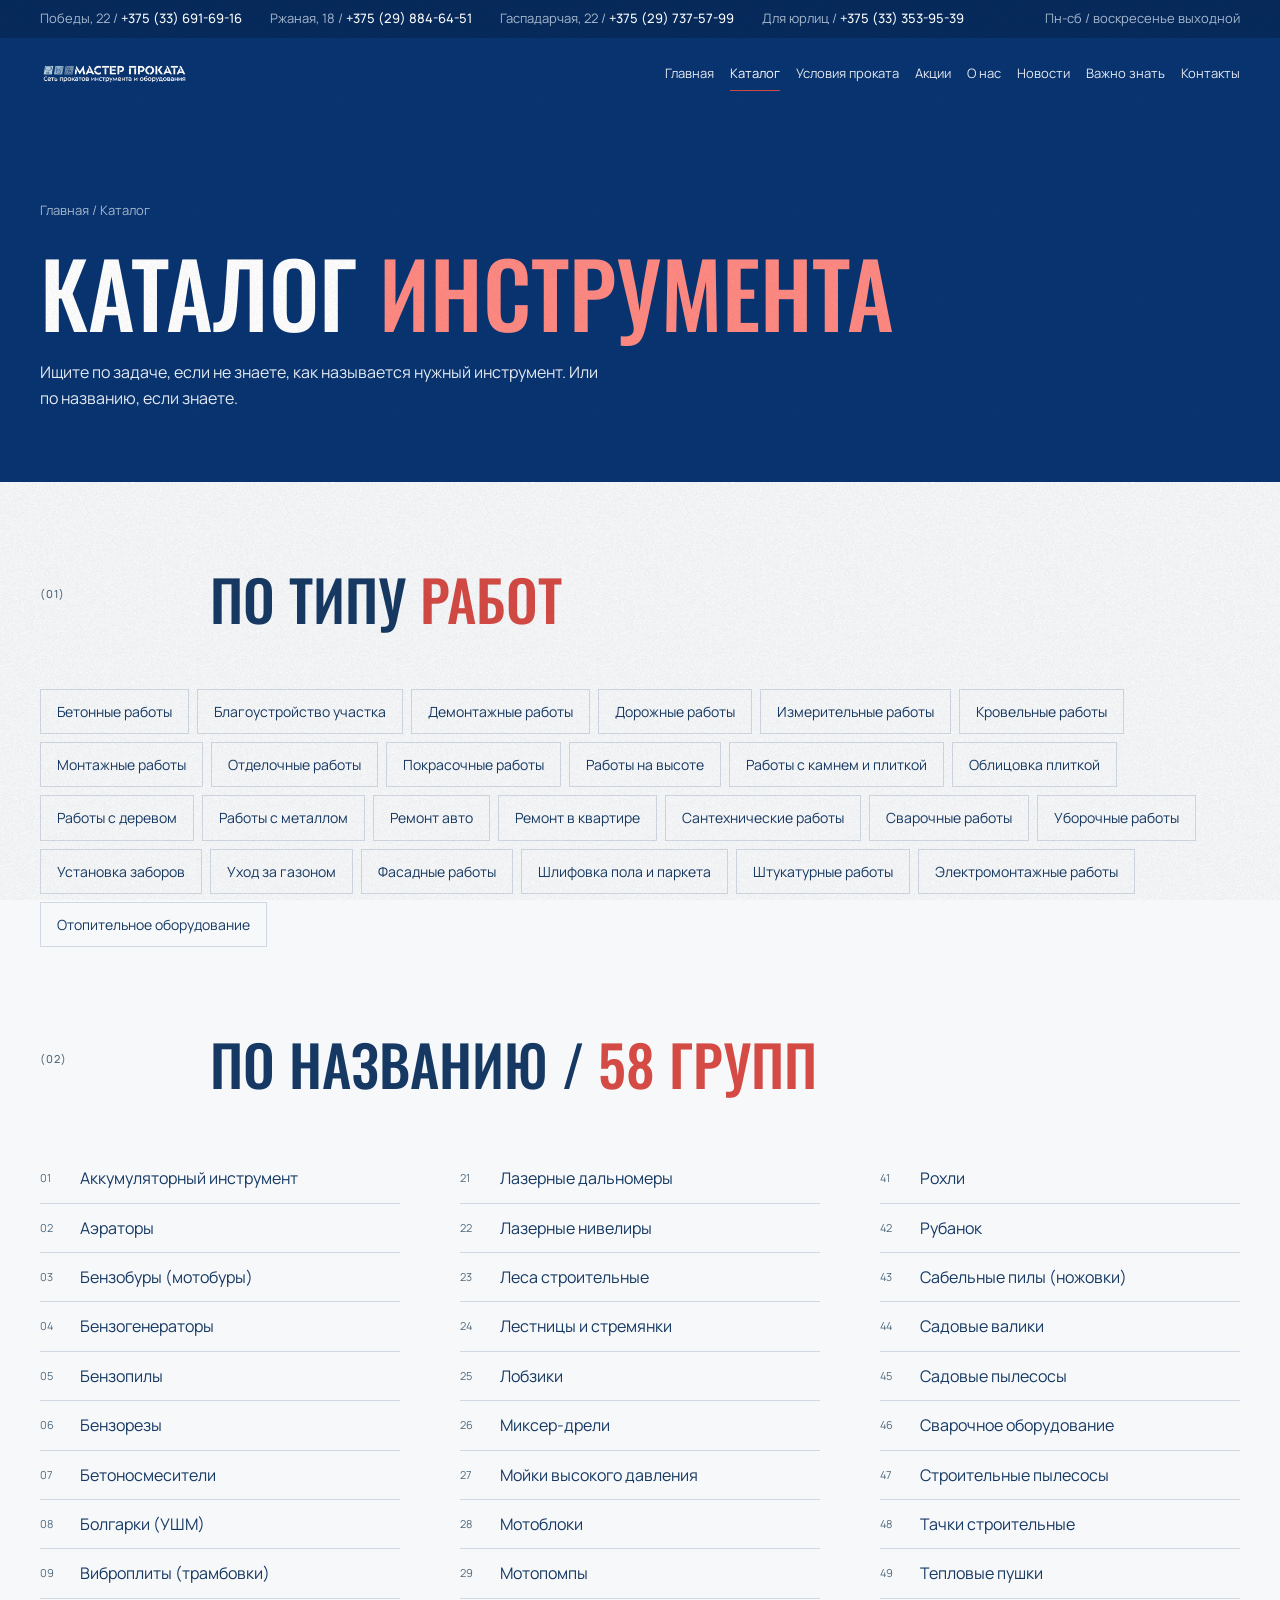
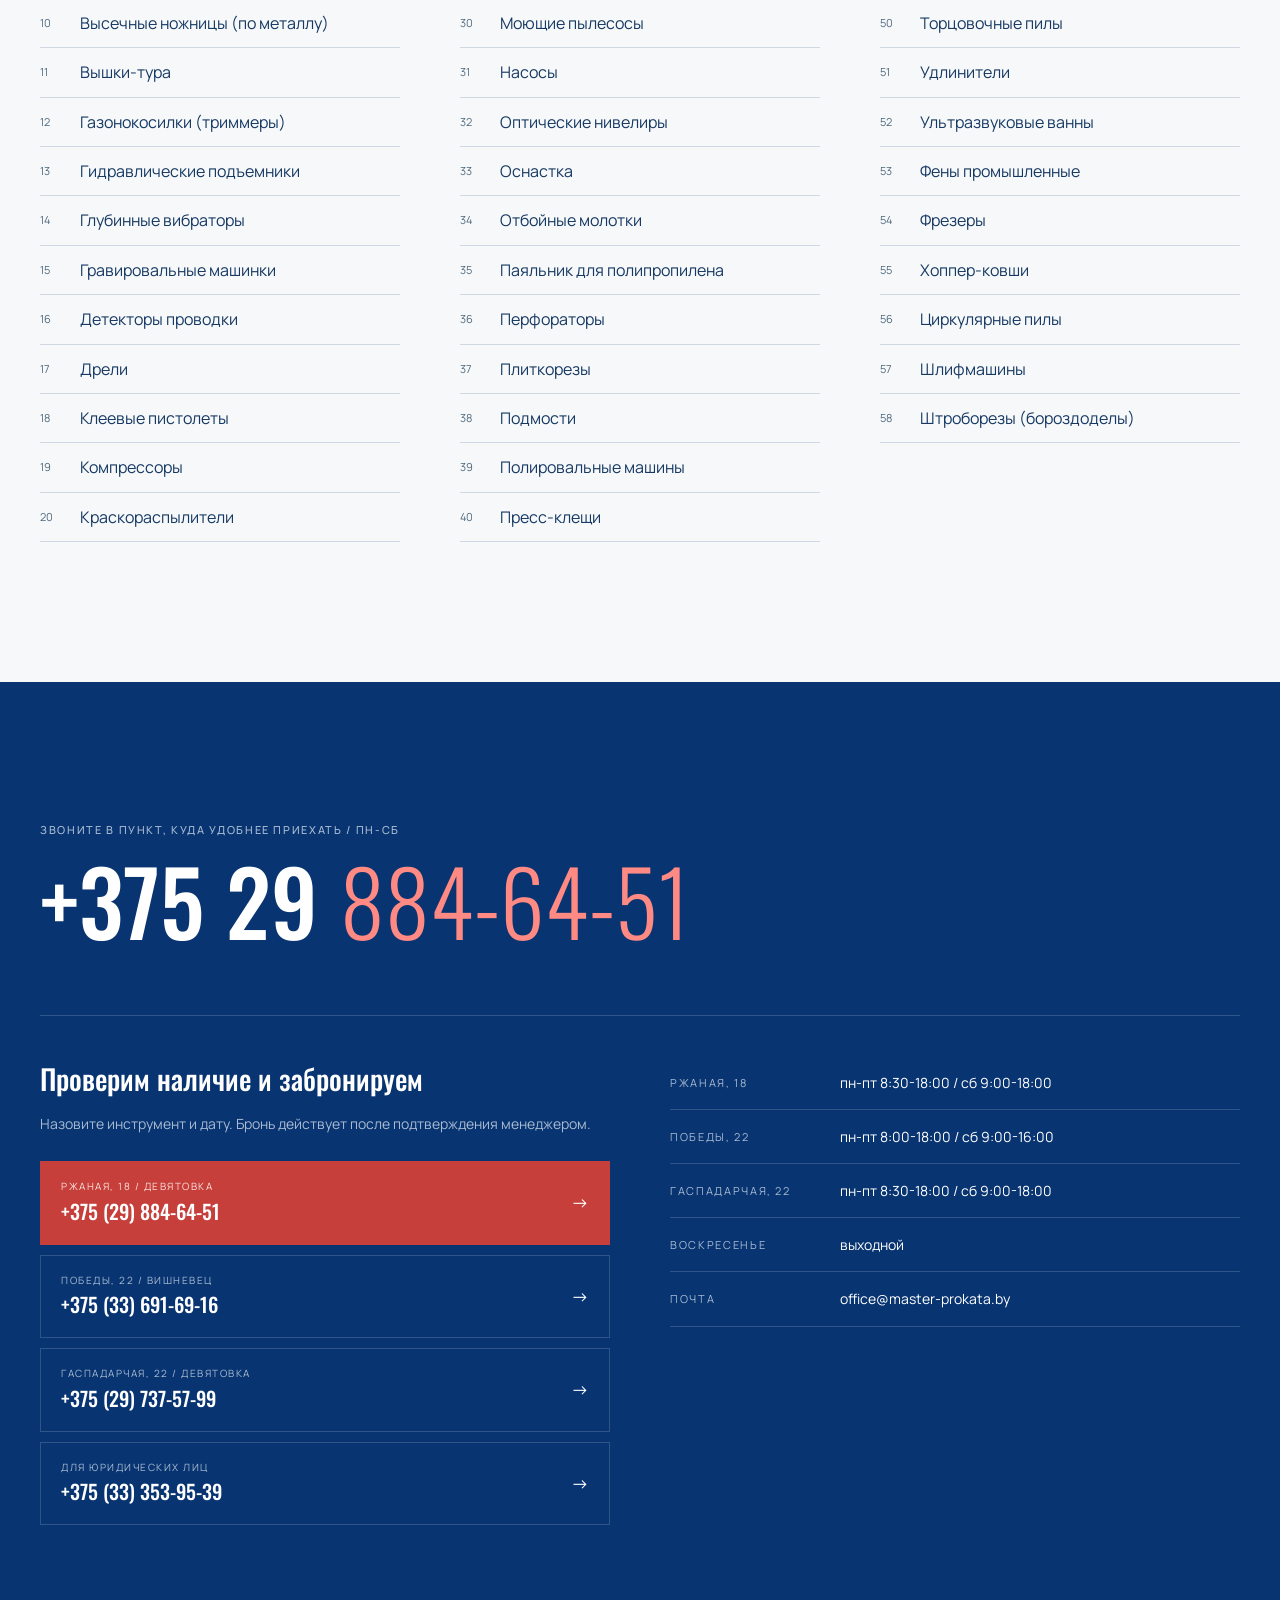
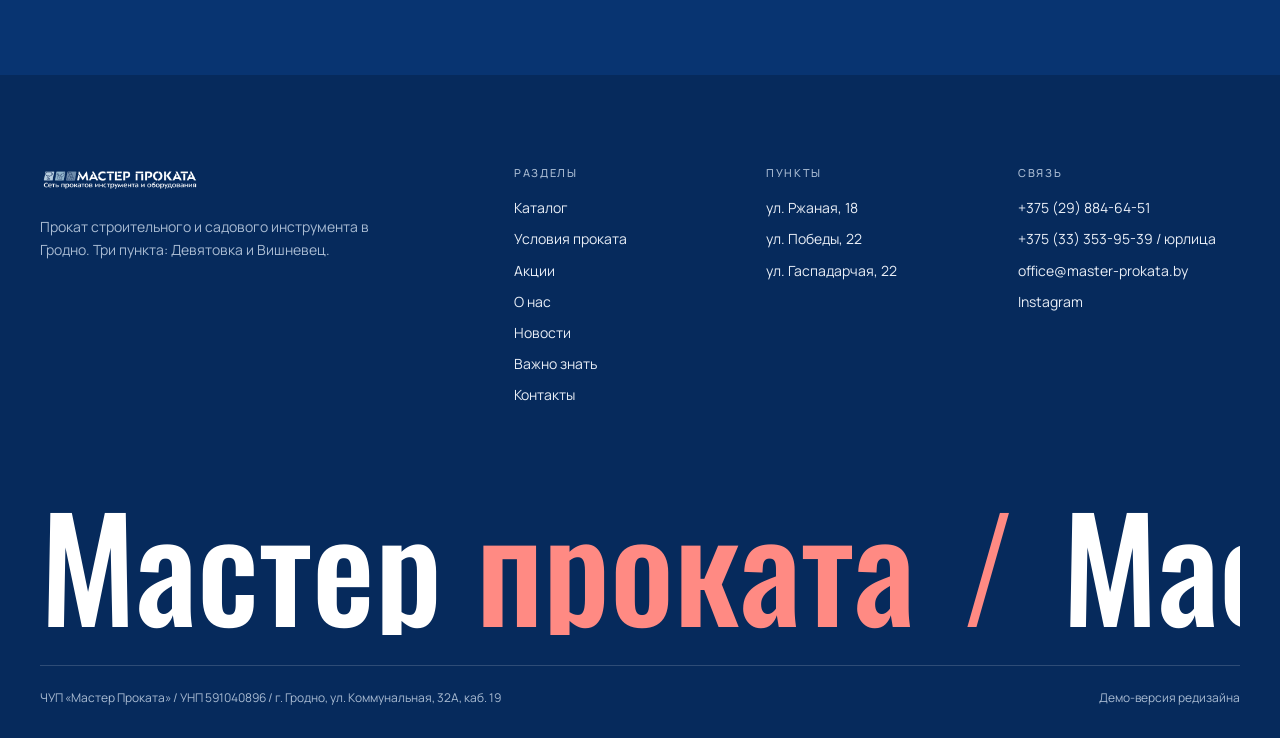
<file: catalog.html>
<!doctype html><html lang="ru"><head><meta charset="utf-8"><meta name="viewport" content="width=device-width,initial-scale=1">
<title>Каталог / Мастер проката</title><link rel="preconnect" href="https://fonts.googleapis.com"><link rel="preconnect" href="https://fonts.gstatic.com" crossorigin>
<link href="https://fonts.googleapis.com/css2?family=Manrope:wght@400;500;600&family=Oswald:wght@300;400;500;600&display=swap&subset=cyrillic" rel="stylesheet">
<link rel="stylesheet" href="style.css"></head><body><div class="grain" aria-hidden="true"></div>
<div class="top"><div class="wrap">
<a href="tel:+375336916916">Победы, 22 / <b>+375 (33) 691-69-16</b></a>
<a href="tel:+375298846451">Ржаная, 18 / <b>+375 (29) 884-64-51</b></a>
<a href="tel:+375297375799">Гаспадарчая, 22 / <b>+375 (29) 737-57-99</b></a>
<a href="tel:+375333539539">Для юрлиц / <b>+375 (33) 353-95-39</b></a>
<span class="sp"></span><span>Пн-сб / воскресенье выходной</span>
<div class="call"><span>Гродно / 3 пункта проката</span><a href="contacts.html"><b>Позвонить</b></a></div></div></div>
<header class="hdr"><div class="wrap"><a class="logo" href="index.html"><img src="assets/img/logo.png" alt="Мастер проката"></a>
<nav class="nav"><a href="index.html">Главная</a><a href="catalog.html" class=on>Каталог</a><a href="usloviya.html">Условия проката</a><a href="https://master-prokata.by/akcii/" target=_blank rel=noopener>Акции</a><a href="about.html">О нас</a><a href="https://master-prokata.by/news/" target=_blank rel=noopener>Новости</a><a href="https://master-prokata.by/baza-znanii/" target=_blank rel=noopener>Важно знать</a><a href="contacts.html">Контакты</a></nav><a class="btn red" href="catalog.html">Каталог</a><button class="burger" aria-label="Меню" aria-expanded="false"><span></span><span></span><span></span></button></div></header><section class="phead"><div class="wrap" data-g><div class="crumbs" data-r><a href="index.html">Главная</a> / Каталог</div><h1 data-r>Каталог <em>инструмента</em></h1><p data-r>Ищите по задаче, если не знаете, как называется нужный инструмент. Или по названию, если знаете.</p></div></section>
<section class="sec s"><div class="wrap"><div class="shead" data-g><div class="num-l" data-r>(01)</div><div><h2 data-r>По типу <em>работ</em></h2></div></div><div class="chips" data-g><a class="chip" data-r href="https://master-prokata.by/catalog/">Бетонные работы</a><a class="chip" data-r href="https://master-prokata.by/catalog/">Благоустройство участка</a><a class="chip" data-r href="https://master-prokata.by/catalog/">Демонтажные работы</a><a class="chip" data-r href="https://master-prokata.by/catalog/">Дорожные работы</a><a class="chip" data-r href="https://master-prokata.by/catalog/">Измерительные работы</a><a class="chip" data-r href="https://master-prokata.by/catalog/">Кровельные работы</a><a class="chip" data-r href="https://master-prokata.by/catalog/">Монтажные работы</a><a class="chip" data-r href="https://master-prokata.by/catalog/">Отделочные работы</a><a class="chip" data-r href="https://master-prokata.by/catalog/">Покрасочные работы</a><a class="chip" data-r href="https://master-prokata.by/catalog/">Работы на высоте</a><a class="chip" data-r href="https://master-prokata.by/catalog/">Работы с камнем и плиткой</a><a class="chip" data-r href="https://master-prokata.by/catalog/">Облицовка плиткой</a><a class="chip" data-r href="https://master-prokata.by/catalog/">Работы с деревом</a><a class="chip" data-r href="https://master-prokata.by/catalog/">Работы с металлом</a><a class="chip" data-r href="https://master-prokata.by/catalog/">Ремонт авто</a><a class="chip" data-r href="https://master-prokata.by/catalog/">Ремонт в квартире</a><a class="chip" data-r href="https://master-prokata.by/catalog/">Сантехнические работы</a><a class="chip" data-r href="https://master-prokata.by/catalog/">Сварочные работы</a><a class="chip" data-r href="https://master-prokata.by/catalog/">Уборочные работы</a><a class="chip" data-r href="https://master-prokata.by/catalog/">Установка заборов</a><a class="chip" data-r href="https://master-prokata.by/catalog/">Уход за газоном</a><a class="chip" data-r href="https://master-prokata.by/catalog/">Фасадные работы</a><a class="chip" data-r href="https://master-prokata.by/catalog/">Шлифовка пола и паркета</a><a class="chip" data-r href="https://master-prokata.by/catalog/">Штукатурные работы</a><a class="chip" data-r href="https://master-prokata.by/catalog/">Электромонтажные работы</a><a class="chip" data-r href="https://master-prokata.by/catalog/">Отопительное оборудование</a></div></div></section>
<section class="sec" style="padding-top:0"><div class="wrap"><div class="shead" data-g><div class="num-l" data-r>(02)</div><div><h2 data-r>По названию / <em>58 групп</em></h2></div></div><div class="az" data-g><a data-r href="https://master-prokata.by/catalog/"><span>01</span>Аккумуляторный инструмент</a><a data-r href="https://master-prokata.by/catalog/"><span>02</span>Аэраторы</a><a data-r href="https://master-prokata.by/catalog/"><span>03</span>Бензобуры (мотобуры)</a><a data-r href="https://master-prokata.by/catalog/"><span>04</span>Бензогенераторы</a><a data-r href="https://master-prokata.by/catalog/"><span>05</span>Бензопилы</a><a data-r href="https://master-prokata.by/catalog/"><span>06</span>Бензорезы</a><a data-r href="https://master-prokata.by/catalog/"><span>07</span>Бетоносмесители</a><a data-r href="https://master-prokata.by/catalog/"><span>08</span>Болгарки (УШМ)</a><a data-r href="https://master-prokata.by/catalog/"><span>09</span>Виброплиты (трамбовки)</a><a data-r href="https://master-prokata.by/catalog/"><span>10</span>Высечные ножницы (по металлу)</a><a data-r href="https://master-prokata.by/catalog/"><span>11</span>Вышки-тура</a><a data-r href="https://master-prokata.by/catalog/"><span>12</span>Газонокосилки (триммеры)</a><a data-r href="https://master-prokata.by/catalog/"><span>13</span>Гидравлические подъемники</a><a data-r href="https://master-prokata.by/catalog/"><span>14</span>Глубинные вибраторы</a><a data-r href="https://master-prokata.by/catalog/"><span>15</span>Гравировальные машинки</a><a data-r href="https://master-prokata.by/catalog/"><span>16</span>Детекторы проводки</a><a data-r href="https://master-prokata.by/catalog/"><span>17</span>Дрели</a><a data-r href="https://master-prokata.by/catalog/"><span>18</span>Клеевые пистолеты</a><a data-r href="https://master-prokata.by/catalog/"><span>19</span>Компрессоры</a><a data-r href="https://master-prokata.by/catalog/"><span>20</span>Краскораспылители</a><a data-r href="https://master-prokata.by/catalog/"><span>21</span>Лазерные дальномеры</a><a data-r href="https://master-prokata.by/catalog/"><span>22</span>Лазерные нивелиры</a><a data-r href="https://master-prokata.by/catalog/"><span>23</span>Леса строительные</a><a data-r href="https://master-prokata.by/catalog/"><span>24</span>Лестницы и стремянки</a><a data-r href="https://master-prokata.by/catalog/"><span>25</span>Лобзики</a><a data-r href="https://master-prokata.by/catalog/"><span>26</span>Миксер-дрели</a><a data-r href="https://master-prokata.by/catalog/"><span>27</span>Мойки высокого давления</a><a data-r href="https://master-prokata.by/catalog/"><span>28</span>Мотоблоки</a><a data-r href="https://master-prokata.by/catalog/"><span>29</span>Мотопомпы</a><a data-r href="https://master-prokata.by/catalog/"><span>30</span>Моющие пылесосы</a><a data-r href="https://master-prokata.by/catalog/"><span>31</span>Насосы</a><a data-r href="https://master-prokata.by/catalog/"><span>32</span>Оптические нивелиры</a><a data-r href="https://master-prokata.by/catalog/"><span>33</span>Оснастка</a><a data-r href="https://master-prokata.by/catalog/"><span>34</span>Отбойные молотки</a><a data-r href="https://master-prokata.by/catalog/"><span>35</span>Паяльник для полипропилена</a><a data-r href="perforatory.html"><span>36</span>Перфораторы</a><a data-r href="https://master-prokata.by/catalog/"><span>37</span>Плиткорезы</a><a data-r href="https://master-prokata.by/catalog/"><span>38</span>Подмости</a><a data-r href="https://master-prokata.by/catalog/"><span>39</span>Полировальные машины</a><a data-r href="https://master-prokata.by/catalog/"><span>40</span>Пресс-клещи</a><a data-r href="https://master-prokata.by/catalog/"><span>41</span>Рохли</a><a data-r href="https://master-prokata.by/catalog/"><span>42</span>Рубанок</a><a data-r href="https://master-prokata.by/catalog/"><span>43</span>Сабельные пилы (ножовки)</a><a data-r href="https://master-prokata.by/catalog/"><span>44</span>Садовые валики</a><a data-r href="https://master-prokata.by/catalog/"><span>45</span>Садовые пылесосы</a><a data-r href="https://master-prokata.by/catalog/"><span>46</span>Сварочное оборудование</a><a data-r href="https://master-prokata.by/catalog/"><span>47</span>Строительные пылесосы</a><a data-r href="https://master-prokata.by/catalog/"><span>48</span>Тачки строительные</a><a data-r href="https://master-prokata.by/catalog/"><span>49</span>Тепловые пушки</a><a data-r href="https://master-prokata.by/catalog/"><span>50</span>Торцовочные пилы</a><a data-r href="https://master-prokata.by/catalog/"><span>51</span>Удлинители</a><a data-r href="https://master-prokata.by/catalog/"><span>52</span>Ультразвуковые ванны</a><a data-r href="https://master-prokata.by/catalog/"><span>53</span>Фены промышленные</a><a data-r href="https://master-prokata.by/catalog/"><span>54</span>Фрезеры</a><a data-r href="https://master-prokata.by/catalog/"><span>55</span>Хоппер-ковши</a><a data-r href="https://master-prokata.by/catalog/"><span>56</span>Циркулярные пилы</a><a data-r href="https://master-prokata.by/catalog/"><span>57</span>Шлифмашины</a><a data-r href="https://master-prokata.by/catalog/"><span>58</span>Штроборезы (бороздоделы)</a></div></div></section><section class="sec dark"><div class="wrap" data-g><div class="meta" data-r>Звоните в пункт, куда удобнее приехать / пн-сб</div>
<a class="bigtel" data-r href="tel:+375298846451">+375 29 <em>884-64-51</em></a>
<div class="ccols"><div data-g><h3 data-r style="font-size:28px;margin-bottom:10px">Проверим наличие и забронируем</h3><p class="mute" data-r style="margin-bottom:26px">Назовите инструмент и дату. Бронь действует после подтверждения менеджером.</p>
<a class="cbtn red" data-r href="tel:+375298846451"><span><small>Ржаная, 18 / Девятовка</small><b>+375 (29) 884-64-51</b></span></a>
<a class="cbtn" data-r href="tel:+375336916916"><span><small>Победы, 22 / Вишневец</small><b>+375 (33) 691-69-16</b></span></a>
<a class="cbtn" data-r href="tel:+375297375799"><span><small>Гаспадарчая, 22 / Девятовка</small><b>+375 (29) 737-57-99</b></span></a>
<a class="cbtn" data-r href="tel:+375333539539"><span><small>Для юридических лиц</small><b>+375 (33) 353-95-39</b></span></a></div>
<div class="kv" data-g><div data-r><span>Ржаная, 18</span><b>пн-пт 8:30-18:00 / сб 9:00-18:00</b></div><div data-r><span>Победы, 22</span><b>пн-пт 8:00-18:00 / сб 9:00-16:00</b></div><div data-r><span>Гаспадарчая, 22</span><b>пн-пт 8:30-18:00 / сб 9:00-18:00</b></div><div data-r><span>Воскресенье</span><b>выходной</b></div><div data-r><span>Почта</span><b><a href="mailto:office@master-prokata.by">office@master-prokata.by</a></b></div></div></div></div></section><footer class="ftr"><div class="wrap"><div class="g" data-g>
<div class="about" data-r><img src="assets/img/logo.png" alt="Мастер проката"><p>Прокат строительного и садового инструмента в Гродно. Три пункта: Девятовка и Вишневец.</p></div>
<div data-r><h4>Разделы</h4><ul><li><a href="catalog.html">Каталог</a></li><li><a href="usloviya.html">Условия проката</a></li><li><a href="https://master-prokata.by/akcii/">Акции</a></li><li><a href="about.html">О нас</a></li><li><a href="https://master-prokata.by/news/">Новости</a></li><li><a href="https://master-prokata.by/baza-znanii/">Важно знать</a></li><li><a href="contacts.html">Контакты</a></li></ul></div>
<div data-r><h4>Пункты</h4><ul><li>ул. Ржаная, 18</li><li>ул. Победы, 22</li><li>ул. Гаспадарчая, 22</li></ul></div>
<div data-r><h4>Связь</h4><ul><li><a href="tel:+375298846451">+375 (29) 884-64-51</a></li><li><a href="tel:+375333539539">+375 (33) 353-95-39 / юрлица</a></li><li><a href="mailto:office@master-prokata.by">office@master-prokata.by</a></li><li><a href="https://www.instagram.com/masterprokata_grodno/" target="_blank" rel="noopener">Instagram</a></li></ul></div></div>
<div class="word" aria-hidden="true"><div class="wt"><span class="wg"><span class="wi">Мастер <em>проката</em><i>/</i></span><span class="wi">Мастер <em>проката</em><i>/</i></span><span class="wi">Мастер <em>проката</em><i>/</i></span><span class="wi">Мастер <em>проката</em><i>/</i></span></span><span class="wg"><span class="wi">Мастер <em>проката</em><i>/</i></span><span class="wi">Мастер <em>проката</em><i>/</i></span><span class="wi">Мастер <em>проката</em><i>/</i></span><span class="wi">Мастер <em>проката</em><i>/</i></span></span></div></div>
<div class="legal"><span>ЧУП «Мастер Проката» / УНП 591040896 / г. Гродно, ул. Коммунальная, 32А, каб. 19</span><span>Демо-версия редизайна</span></div></div></footer>
<script src="main.js"></script></body></html>
</file>
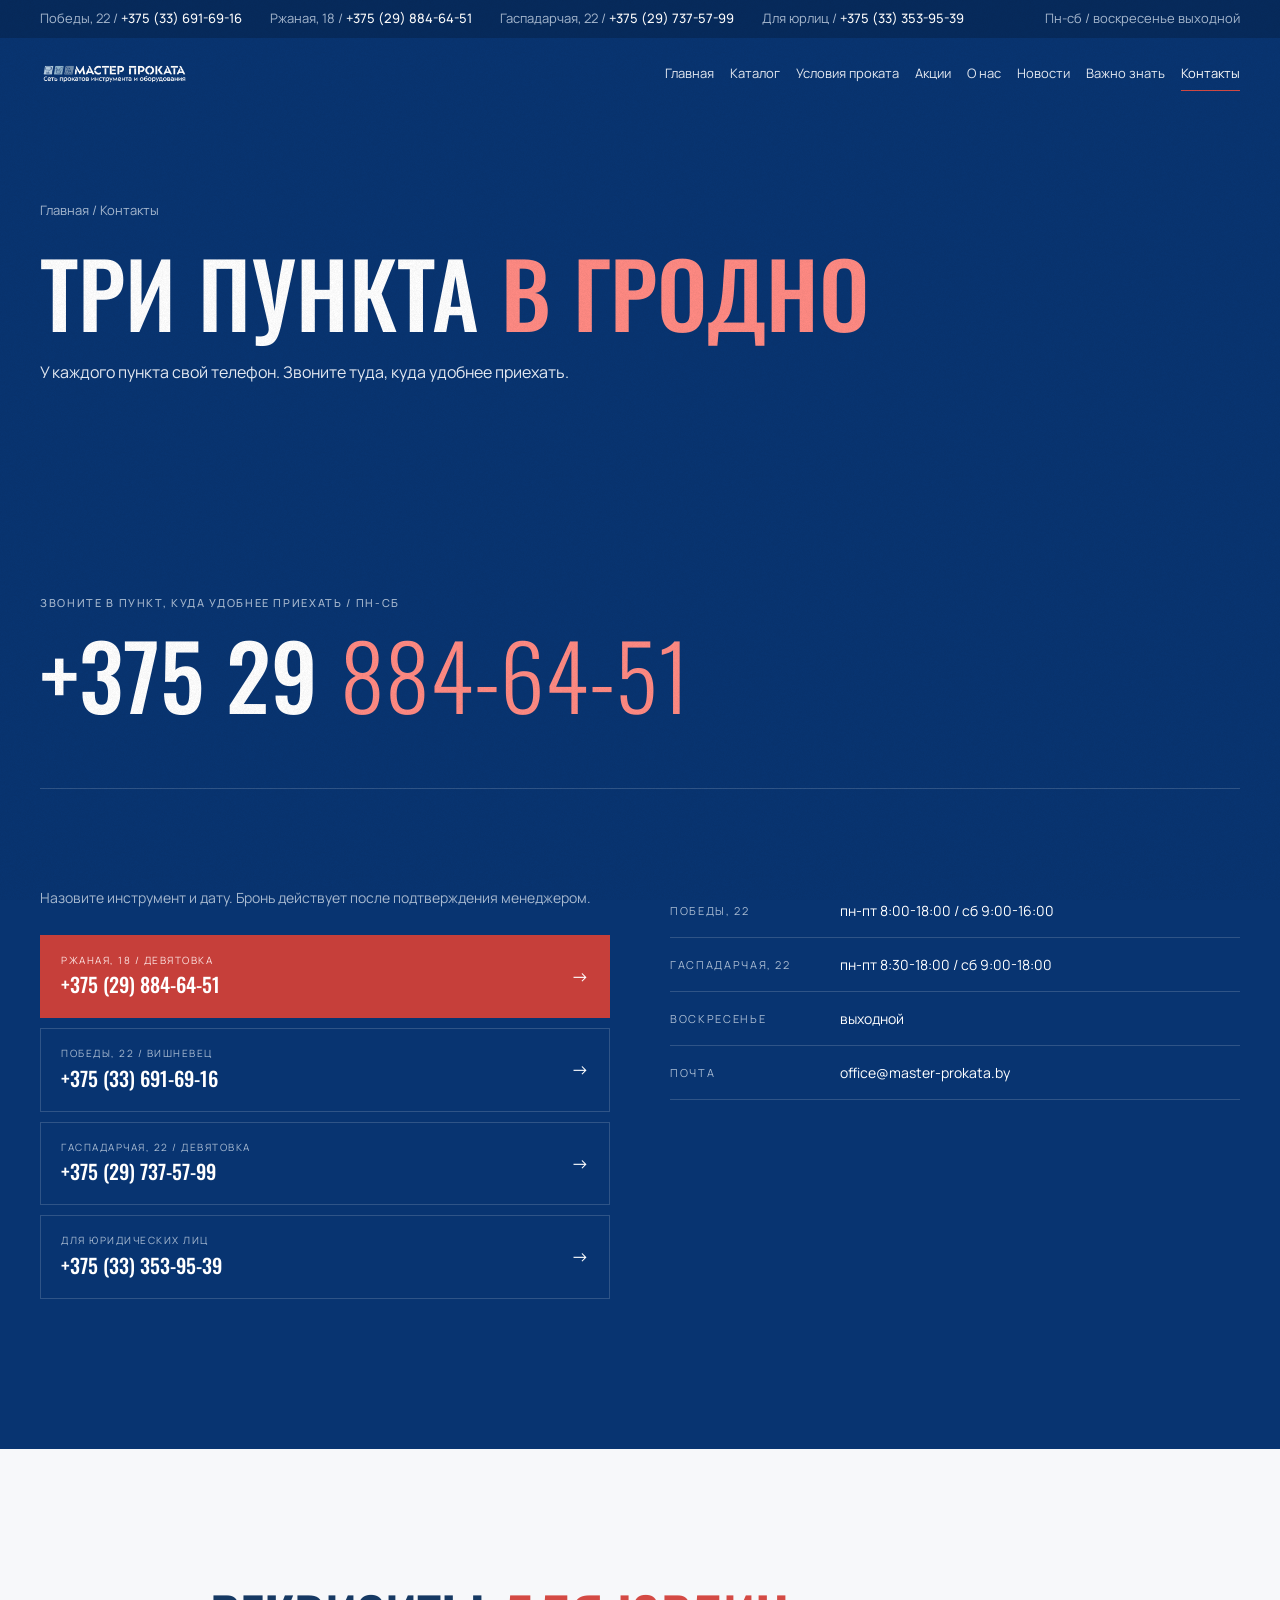
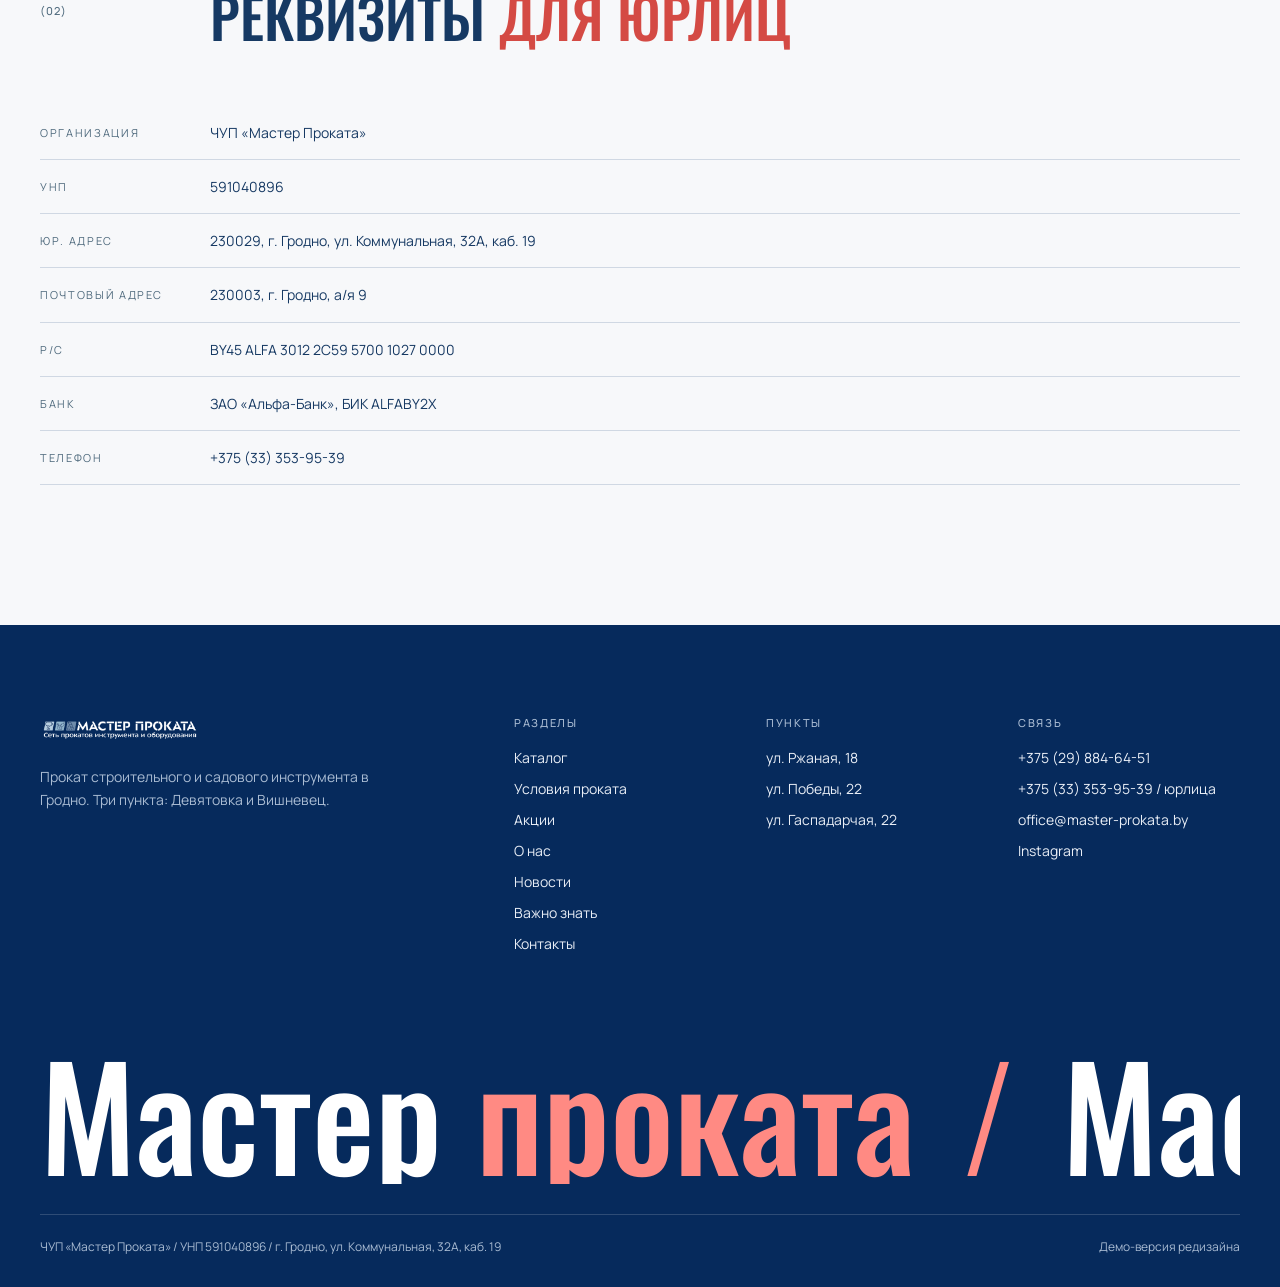
<file: contacts.html>
<!doctype html><html lang="ru"><head><meta charset="utf-8"><meta name="viewport" content="width=device-width,initial-scale=1">
<title>Контакты / Мастер проката</title><link rel="preconnect" href="https://fonts.googleapis.com"><link rel="preconnect" href="https://fonts.gstatic.com" crossorigin>
<link href="https://fonts.googleapis.com/css2?family=Manrope:wght@400;500;600&family=Oswald:wght@300;400;500;600&display=swap&subset=cyrillic" rel="stylesheet">
<link rel="stylesheet" href="style.css"></head><body><div class="grain" aria-hidden="true"></div>
<div class="top"><div class="wrap">
<a href="tel:+375336916916">Победы, 22 / <b>+375 (33) 691-69-16</b></a>
<a href="tel:+375298846451">Ржаная, 18 / <b>+375 (29) 884-64-51</b></a>
<a href="tel:+375297375799">Гаспадарчая, 22 / <b>+375 (29) 737-57-99</b></a>
<a href="tel:+375333539539">Для юрлиц / <b>+375 (33) 353-95-39</b></a>
<span class="sp"></span><span>Пн-сб / воскресенье выходной</span>
<div class="call"><span>Гродно / 3 пункта проката</span><a href="contacts.html"><b>Позвонить</b></a></div></div></div>
<header class="hdr"><div class="wrap"><a class="logo" href="index.html"><img src="assets/img/logo.png" alt="Мастер проката"></a>
<nav class="nav"><a href="index.html">Главная</a><a href="catalog.html">Каталог</a><a href="usloviya.html">Условия проката</a><a href="https://master-prokata.by/akcii/" target=_blank rel=noopener>Акции</a><a href="about.html">О нас</a><a href="https://master-prokata.by/news/" target=_blank rel=noopener>Новости</a><a href="https://master-prokata.by/baza-znanii/" target=_blank rel=noopener>Важно знать</a><a href="contacts.html" class=on>Контакты</a></nav><a class="btn red" href="catalog.html">Каталог</a><button class="burger" aria-label="Меню" aria-expanded="false"><span></span><span></span><span></span></button></div></header><section class="phead"><div class="wrap" data-g><div class="crumbs" data-r><a href="index.html">Главная</a> / Контакты</div><h1 data-r>Три пункта <em>в Гродно</em></h1><p data-r>У каждого пункта свой телефон. Звоните туда, куда удобнее приехать.</p></div></section><section class="sec dark"><div class="wrap" data-g><div class="meta" data-r>Звоните в пункт, куда удобнее приехать / пн-сб</div>
<a class="bigtel" data-r href="tel:+375298846451">+375 29 <em>884-64-51</em></a>
<div class="ccols"><div data-g><h3 data-r style="font-size:28px;margin-bottom:10px">Проверим наличие и забронируем</h3><p class="mute" data-r style="margin-bottom:26px">Назовите инструмент и дату. Бронь действует после подтверждения менеджером.</p>
<a class="cbtn red" data-r href="tel:+375298846451"><span><small>Ржаная, 18 / Девятовка</small><b>+375 (29) 884-64-51</b></span></a>
<a class="cbtn" data-r href="tel:+375336916916"><span><small>Победы, 22 / Вишневец</small><b>+375 (33) 691-69-16</b></span></a>
<a class="cbtn" data-r href="tel:+375297375799"><span><small>Гаспадарчая, 22 / Девятовка</small><b>+375 (29) 737-57-99</b></span></a>
<a class="cbtn" data-r href="tel:+375333539539"><span><small>Для юридических лиц</small><b>+375 (33) 353-95-39</b></span></a></div>
<div class="kv" data-g><div data-r><span>Ржаная, 18</span><b>пн-пт 8:30-18:00 / сб 9:00-18:00</b></div><div data-r><span>Победы, 22</span><b>пн-пт 8:00-18:00 / сб 9:00-16:00</b></div><div data-r><span>Гаспадарчая, 22</span><b>пн-пт 8:30-18:00 / сб 9:00-18:00</b></div><div data-r><span>Воскресенье</span><b>выходной</b></div><div data-r><span>Почта</span><b><a href="mailto:office@master-prokata.by">office@master-prokata.by</a></b></div></div></div></div></section>
<section class="sec"><div class="wrap"><div class="shead" data-g><div class="num-l" data-r>(02)</div><div><h2 data-r>Реквизиты <em>для юрлиц</em></h2></div></div><div class="kv l" data-g><div data-r><span>Организация</span><b>ЧУП «Мастер Проката»</b></div><div data-r><span>УНП</span><b>591040896</b></div><div data-r><span>Юр. адрес</span><b>230029, г. Гродно, ул. Коммунальная, 32А, каб. 19</b></div><div data-r><span>Почтовый адрес</span><b>230003, г. Гродно, а/я 9</b></div><div data-r><span>Р/с</span><b>BY45 ALFA 3012 2C59 5700 1027 0000</b></div><div data-r><span>Банк</span><b>ЗАО «Альфа-Банк», БИК ALFABY2X</b></div><div data-r><span>Телефон</span><b><a href="tel:+375333539539">+375 (33) 353-95-39</a></b></div></div></div></section><footer class="ftr"><div class="wrap"><div class="g" data-g>
<div class="about" data-r><img src="assets/img/logo.png" alt="Мастер проката"><p>Прокат строительного и садового инструмента в Гродно. Три пункта: Девятовка и Вишневец.</p></div>
<div data-r><h4>Разделы</h4><ul><li><a href="catalog.html">Каталог</a></li><li><a href="usloviya.html">Условия проката</a></li><li><a href="https://master-prokata.by/akcii/">Акции</a></li><li><a href="about.html">О нас</a></li><li><a href="https://master-prokata.by/news/">Новости</a></li><li><a href="https://master-prokata.by/baza-znanii/">Важно знать</a></li><li><a href="contacts.html">Контакты</a></li></ul></div>
<div data-r><h4>Пункты</h4><ul><li>ул. Ржаная, 18</li><li>ул. Победы, 22</li><li>ул. Гаспадарчая, 22</li></ul></div>
<div data-r><h4>Связь</h4><ul><li><a href="tel:+375298846451">+375 (29) 884-64-51</a></li><li><a href="tel:+375333539539">+375 (33) 353-95-39 / юрлица</a></li><li><a href="mailto:office@master-prokata.by">office@master-prokata.by</a></li><li><a href="https://www.instagram.com/masterprokata_grodno/" target="_blank" rel="noopener">Instagram</a></li></ul></div></div>
<div class="word" aria-hidden="true"><div class="wt"><span class="wg"><span class="wi">Мастер <em>проката</em><i>/</i></span><span class="wi">Мастер <em>проката</em><i>/</i></span><span class="wi">Мастер <em>проката</em><i>/</i></span><span class="wi">Мастер <em>проката</em><i>/</i></span></span><span class="wg"><span class="wi">Мастер <em>проката</em><i>/</i></span><span class="wi">Мастер <em>проката</em><i>/</i></span><span class="wi">Мастер <em>проката</em><i>/</i></span><span class="wi">Мастер <em>проката</em><i>/</i></span></span></div></div>
<div class="legal"><span>ЧУП «Мастер Проката» / УНП 591040896 / г. Гродно, ул. Коммунальная, 32А, каб. 19</span><span>Демо-версия редизайна</span></div></div></footer>
<script src="main.js"></script></body></html>
</file>
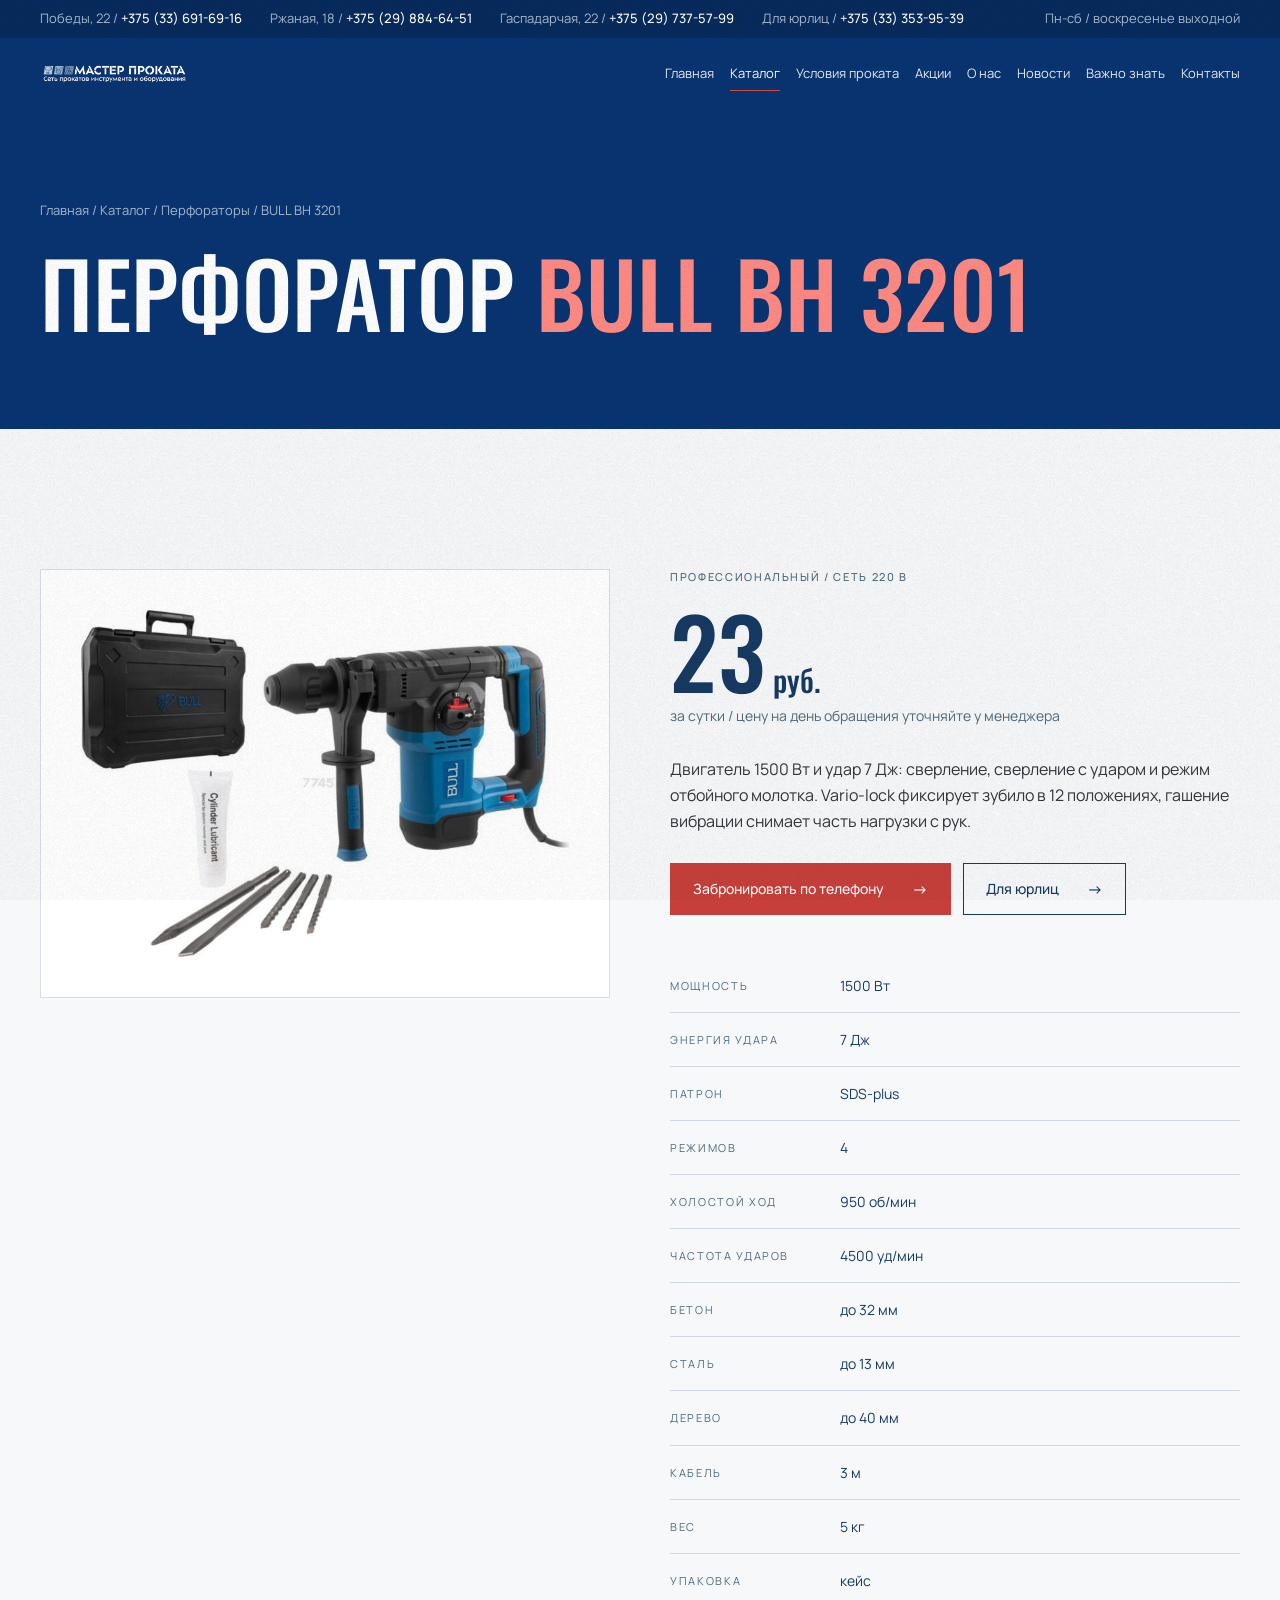
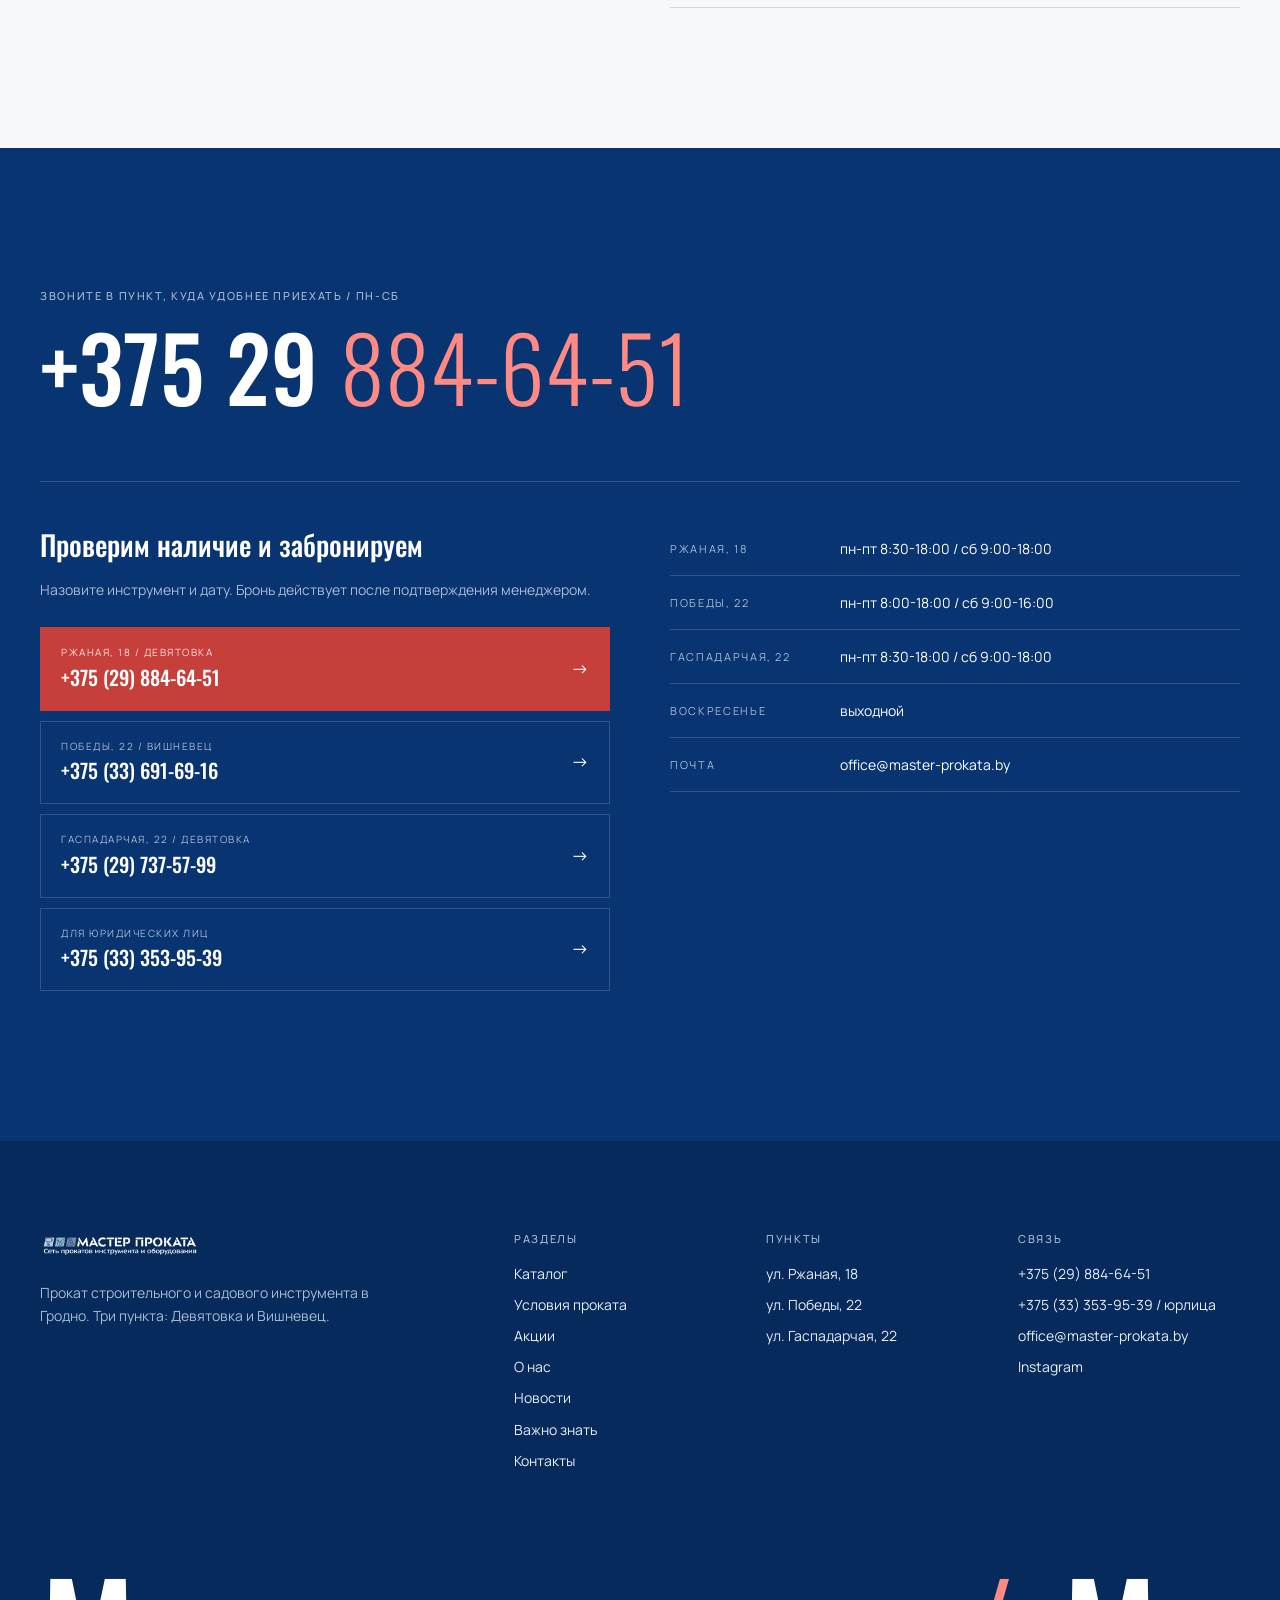
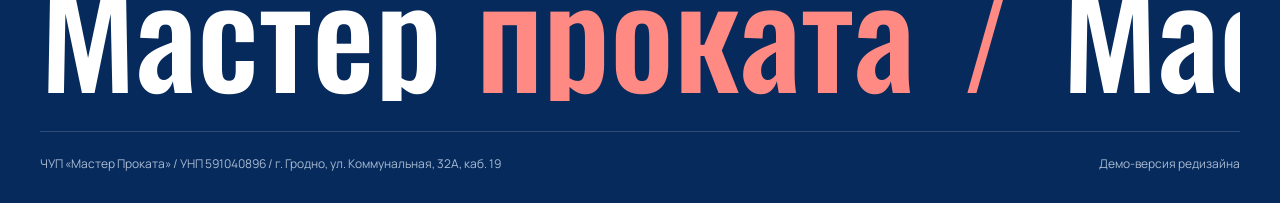
<file: item-bull-bh-3201.html>
<!doctype html><html lang="ru"><head><meta charset="utf-8"><meta name="viewport" content="width=device-width,initial-scale=1">
<title>Перфоратор BULL BH 3201 / Мастер проката</title><link rel="preconnect" href="https://fonts.googleapis.com"><link rel="preconnect" href="https://fonts.gstatic.com" crossorigin>
<link href="https://fonts.googleapis.com/css2?family=Manrope:wght@400;500;600&family=Oswald:wght@300;400;500;600&display=swap&subset=cyrillic" rel="stylesheet">
<link rel="stylesheet" href="style.css"></head><body><div class="grain" aria-hidden="true"></div>
<div class="top"><div class="wrap">
<a href="tel:+375336916916">Победы, 22 / <b>+375 (33) 691-69-16</b></a>
<a href="tel:+375298846451">Ржаная, 18 / <b>+375 (29) 884-64-51</b></a>
<a href="tel:+375297375799">Гаспадарчая, 22 / <b>+375 (29) 737-57-99</b></a>
<a href="tel:+375333539539">Для юрлиц / <b>+375 (33) 353-95-39</b></a>
<span class="sp"></span><span>Пн-сб / воскресенье выходной</span>
<div class="call"><span>Гродно / 3 пункта проката</span><a href="contacts.html"><b>Позвонить</b></a></div></div></div>
<header class="hdr"><div class="wrap"><a class="logo" href="index.html"><img src="assets/img/logo.png" alt="Мастер проката"></a>
<nav class="nav"><a href="index.html">Главная</a><a href="catalog.html" class=on>Каталог</a><a href="usloviya.html">Условия проката</a><a href="https://master-prokata.by/akcii/" target=_blank rel=noopener>Акции</a><a href="about.html">О нас</a><a href="https://master-prokata.by/news/" target=_blank rel=noopener>Новости</a><a href="https://master-prokata.by/baza-znanii/" target=_blank rel=noopener>Важно знать</a><a href="contacts.html">Контакты</a></nav><a class="btn red" href="catalog.html">Каталог</a><button class="burger" aria-label="Меню" aria-expanded="false"><span></span><span></span><span></span></button></div></header><section class="phead"><div class="wrap" data-g><div class="crumbs" data-r><a href="index.html">Главная</a> / <a href="catalog.html">Каталог</a> / <a href="perforatory.html">Перфораторы</a> / BULL BH 3201</div><h1 data-r>Перфоратор <em>BULL BH 3201</em></h1></div></section>
<section class="sec"><div class="wrap item"><div class="ph" data-r><img src="assets/p/2.jpg" alt="Перфоратор BULL BH 3201"></div>
<div data-g><div class="meta" data-r>Профессиональный / сеть 220 В</div><div class="bignum" data-r style="font-size:96px;line-height:1;color:var(--ink);margin:18px 0 6px">23<span style="font-size:30px"> руб.</span></div><div class="mute" data-r>за сутки / цену на день обращения уточняйте у менеджера</div>
<p data-r style="font-size:16px;margin:28px 0">Двигатель 1500 Вт и удар 7 Дж: сверление, сверление с ударом и режим отбойного молотка. Vario-lock фиксирует зубило в 12 положениях, гашение вибрации снимает часть нагрузки с рук.</p>
<div data-r style="display:flex;gap:12px;flex-wrap:wrap"><a class="btn red" href="tel:+375298846451">Забронировать по телефону</a><a class="btn ghost" href="tel:+375333539539">Для юрлиц</a></div>
<div class="kv l" data-g style="margin-top:44px"><div data-r><span>Мощность</span><b>1500 Вт</b></div><div data-r><span>Энергия удара</span><b>7 Дж</b></div><div data-r><span>Патрон</span><b>SDS-plus</b></div><div data-r><span>Режимов</span><b>4</b></div><div data-r><span>Холостой ход</span><b>950 об/мин</b></div><div data-r><span>Частота ударов</span><b>4500 уд/мин</b></div><div data-r><span>Бетон</span><b>до 32 мм</b></div><div data-r><span>Сталь</span><b>до 13 мм</b></div><div data-r><span>Дерево</span><b>до 40 мм</b></div><div data-r><span>Кабель</span><b>3 м</b></div><div data-r><span>Вес</span><b>5 кг</b></div><div data-r><span>Упаковка</span><b>кейс</b></div></div></div></div></section><section class="sec dark"><div class="wrap" data-g><div class="meta" data-r>Звоните в пункт, куда удобнее приехать / пн-сб</div>
<a class="bigtel" data-r href="tel:+375298846451">+375 29 <em>884-64-51</em></a>
<div class="ccols"><div data-g><h3 data-r style="font-size:28px;margin-bottom:10px">Проверим наличие и забронируем</h3><p class="mute" data-r style="margin-bottom:26px">Назовите инструмент и дату. Бронь действует после подтверждения менеджером.</p>
<a class="cbtn red" data-r href="tel:+375298846451"><span><small>Ржаная, 18 / Девятовка</small><b>+375 (29) 884-64-51</b></span></a>
<a class="cbtn" data-r href="tel:+375336916916"><span><small>Победы, 22 / Вишневец</small><b>+375 (33) 691-69-16</b></span></a>
<a class="cbtn" data-r href="tel:+375297375799"><span><small>Гаспадарчая, 22 / Девятовка</small><b>+375 (29) 737-57-99</b></span></a>
<a class="cbtn" data-r href="tel:+375333539539"><span><small>Для юридических лиц</small><b>+375 (33) 353-95-39</b></span></a></div>
<div class="kv" data-g><div data-r><span>Ржаная, 18</span><b>пн-пт 8:30-18:00 / сб 9:00-18:00</b></div><div data-r><span>Победы, 22</span><b>пн-пт 8:00-18:00 / сб 9:00-16:00</b></div><div data-r><span>Гаспадарчая, 22</span><b>пн-пт 8:30-18:00 / сб 9:00-18:00</b></div><div data-r><span>Воскресенье</span><b>выходной</b></div><div data-r><span>Почта</span><b><a href="mailto:office@master-prokata.by">office@master-prokata.by</a></b></div></div></div></div></section><footer class="ftr"><div class="wrap"><div class="g" data-g>
<div class="about" data-r><img src="assets/img/logo.png" alt="Мастер проката"><p>Прокат строительного и садового инструмента в Гродно. Три пункта: Девятовка и Вишневец.</p></div>
<div data-r><h4>Разделы</h4><ul><li><a href="catalog.html">Каталог</a></li><li><a href="usloviya.html">Условия проката</a></li><li><a href="https://master-prokata.by/akcii/">Акции</a></li><li><a href="about.html">О нас</a></li><li><a href="https://master-prokata.by/news/">Новости</a></li><li><a href="https://master-prokata.by/baza-znanii/">Важно знать</a></li><li><a href="contacts.html">Контакты</a></li></ul></div>
<div data-r><h4>Пункты</h4><ul><li>ул. Ржаная, 18</li><li>ул. Победы, 22</li><li>ул. Гаспадарчая, 22</li></ul></div>
<div data-r><h4>Связь</h4><ul><li><a href="tel:+375298846451">+375 (29) 884-64-51</a></li><li><a href="tel:+375333539539">+375 (33) 353-95-39 / юрлица</a></li><li><a href="mailto:office@master-prokata.by">office@master-prokata.by</a></li><li><a href="https://www.instagram.com/masterprokata_grodno/" target="_blank" rel="noopener">Instagram</a></li></ul></div></div>
<div class="word" aria-hidden="true"><div class="wt"><span class="wg"><span class="wi">Мастер <em>проката</em><i>/</i></span><span class="wi">Мастер <em>проката</em><i>/</i></span><span class="wi">Мастер <em>проката</em><i>/</i></span><span class="wi">Мастер <em>проката</em><i>/</i></span></span><span class="wg"><span class="wi">Мастер <em>проката</em><i>/</i></span><span class="wi">Мастер <em>проката</em><i>/</i></span><span class="wi">Мастер <em>проката</em><i>/</i></span><span class="wi">Мастер <em>проката</em><i>/</i></span></span></div></div>
<div class="legal"><span>ЧУП «Мастер Проката» / УНП 591040896 / г. Гродно, ул. Коммунальная, 32А, каб. 19</span><span>Демо-версия редизайна</span></div></div></footer>
<script src="main.js"></script></body></html>
</file>
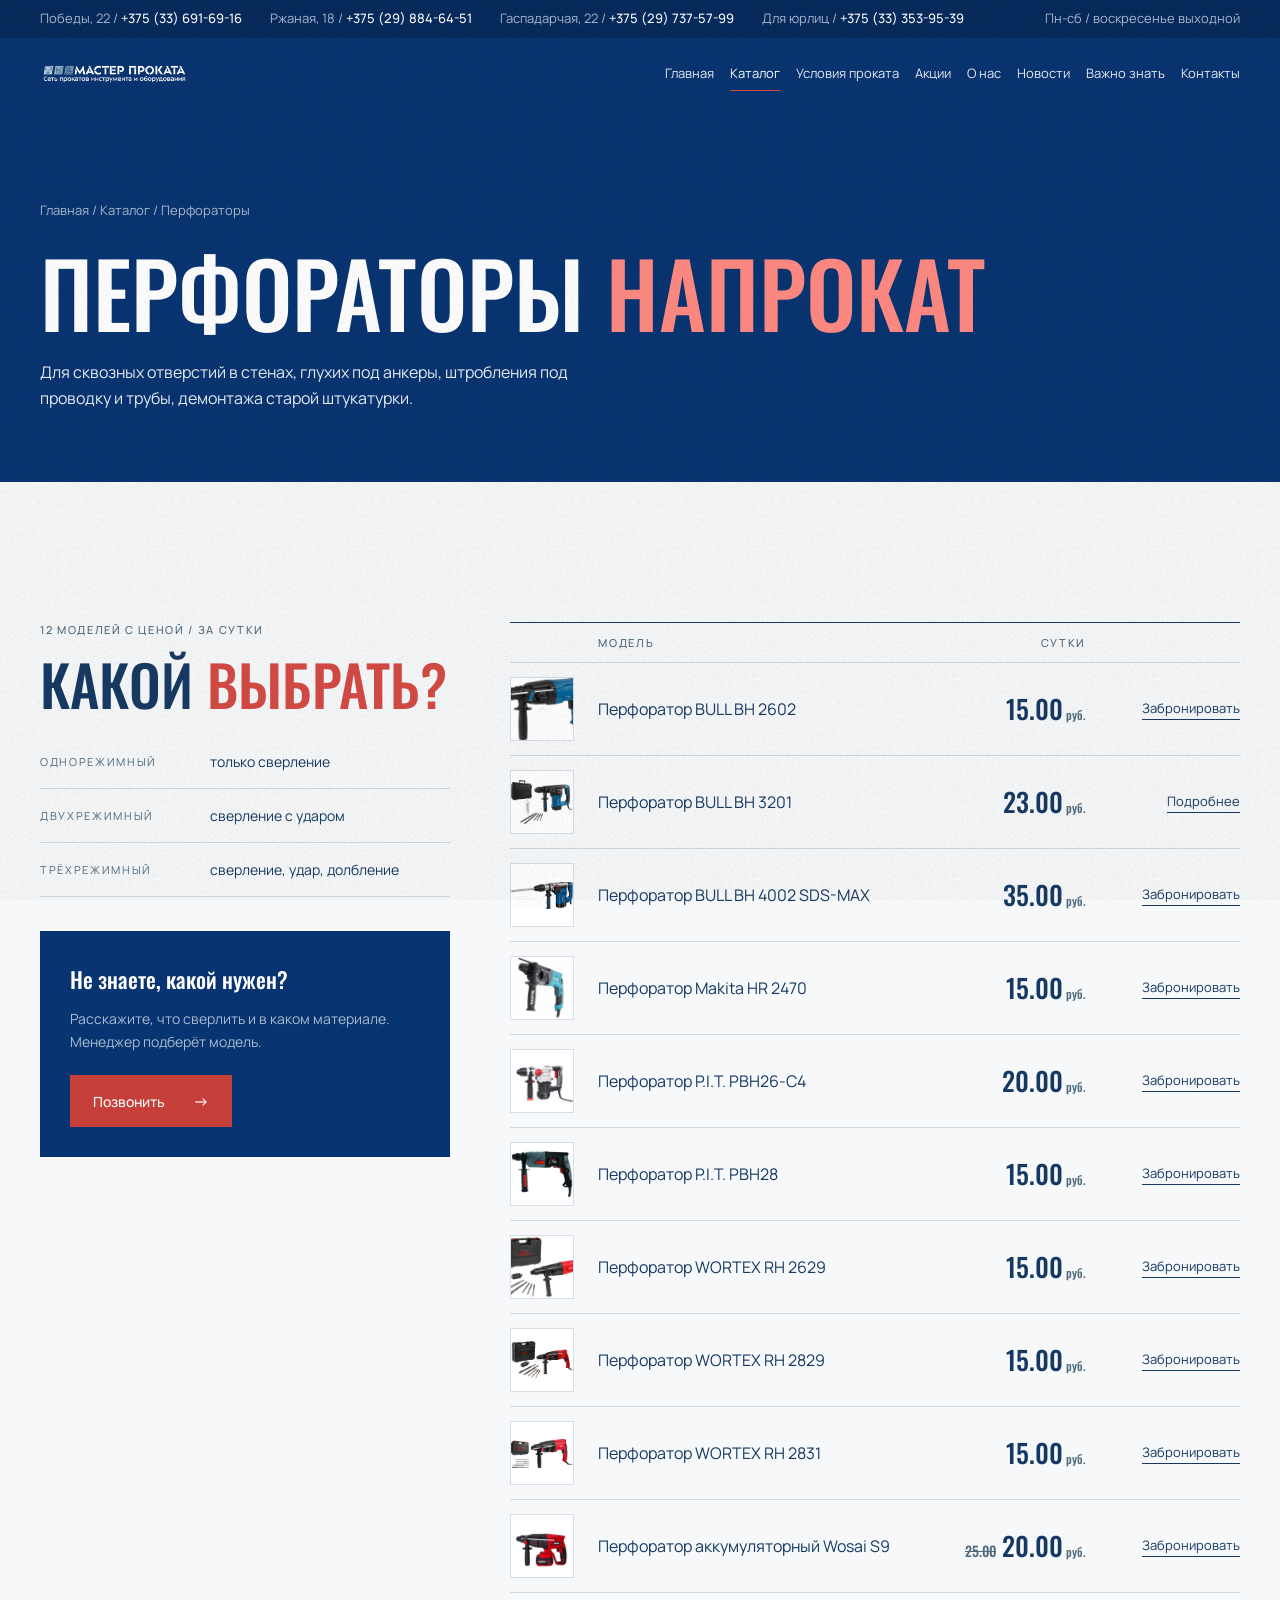
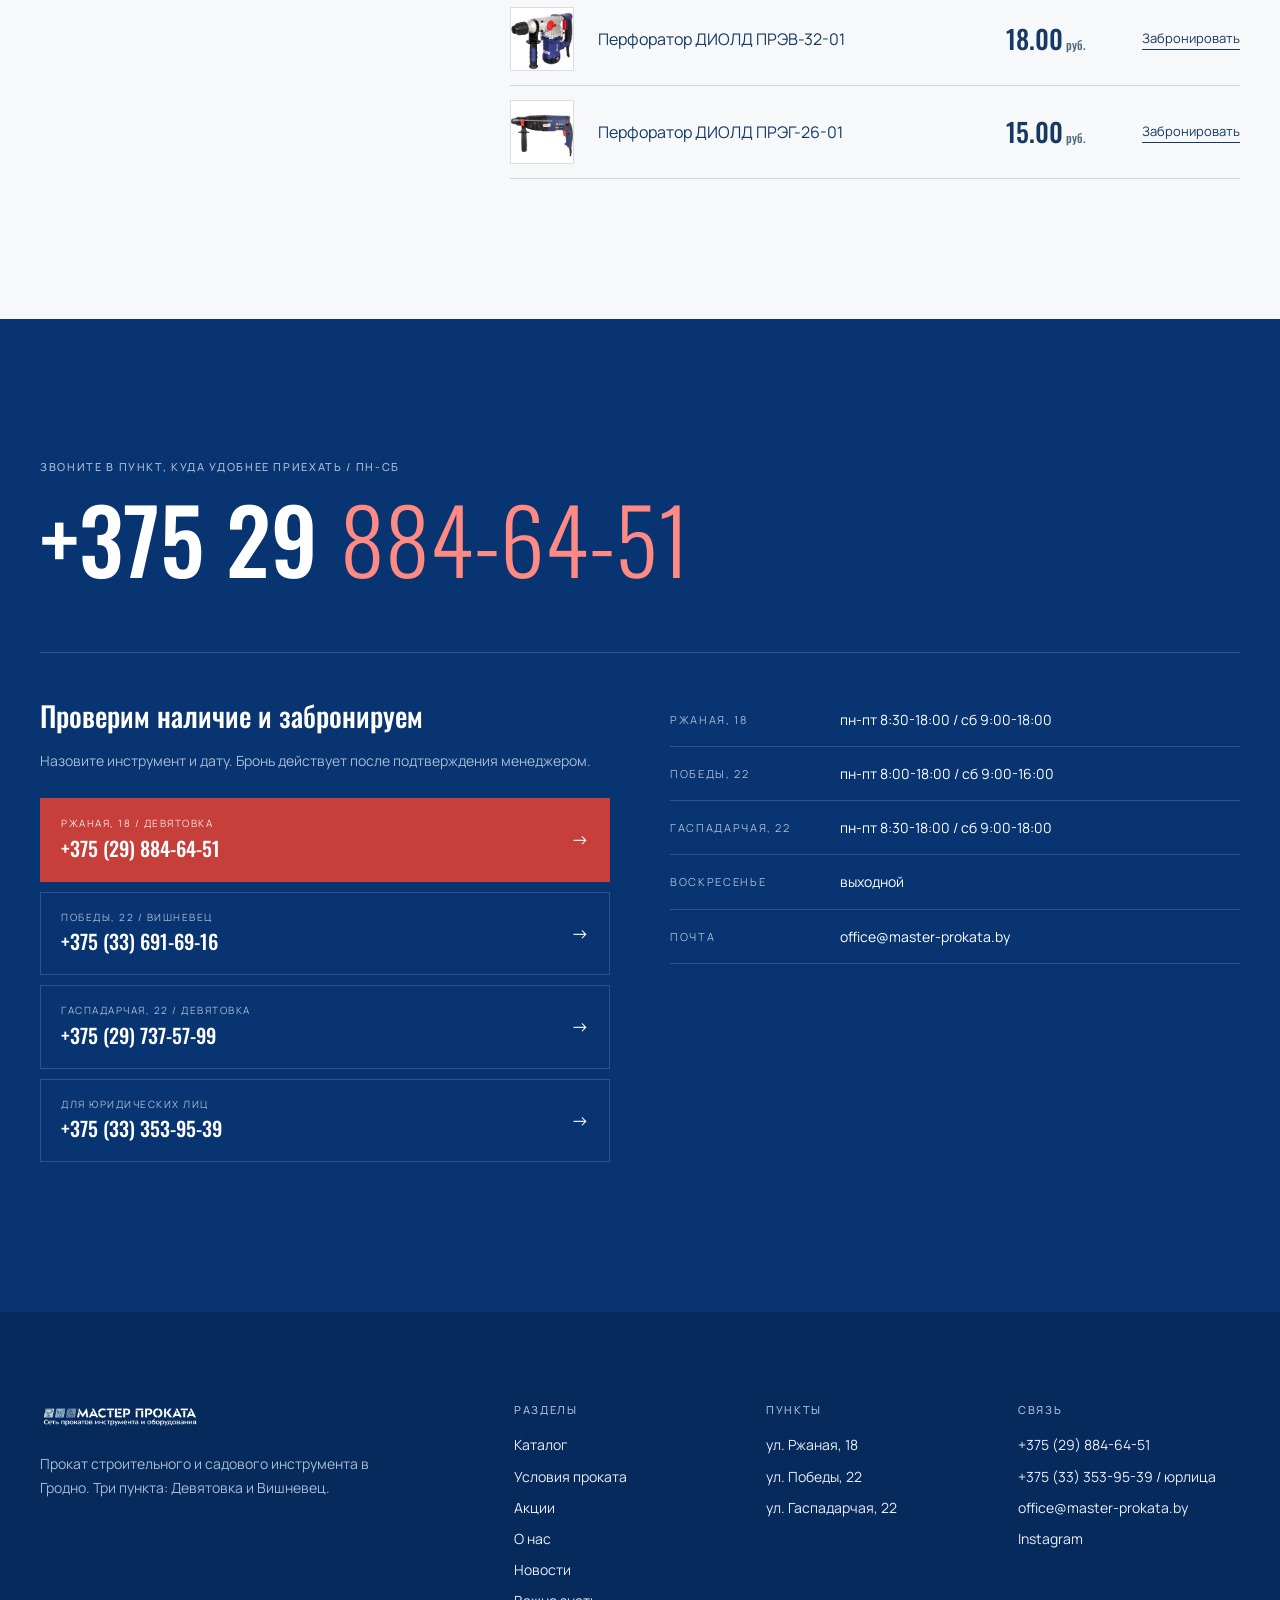
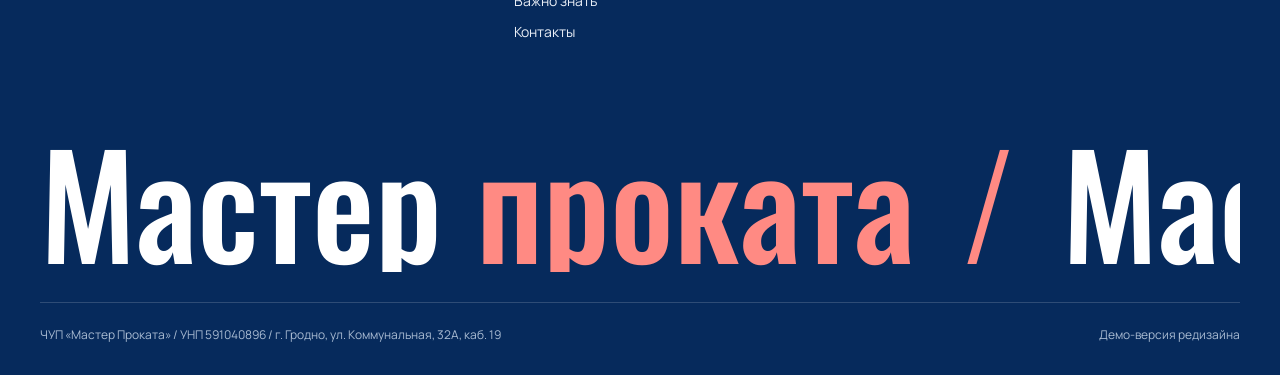
<file: perforatory.html>
<!doctype html><html lang="ru"><head><meta charset="utf-8"><meta name="viewport" content="width=device-width,initial-scale=1">
<title>Перфораторы / Мастер проката</title><link rel="preconnect" href="https://fonts.googleapis.com"><link rel="preconnect" href="https://fonts.gstatic.com" crossorigin>
<link href="https://fonts.googleapis.com/css2?family=Manrope:wght@400;500;600&family=Oswald:wght@300;400;500;600&display=swap&subset=cyrillic" rel="stylesheet">
<link rel="stylesheet" href="style.css"></head><body><div class="grain" aria-hidden="true"></div>
<div class="top"><div class="wrap">
<a href="tel:+375336916916">Победы, 22 / <b>+375 (33) 691-69-16</b></a>
<a href="tel:+375298846451">Ржаная, 18 / <b>+375 (29) 884-64-51</b></a>
<a href="tel:+375297375799">Гаспадарчая, 22 / <b>+375 (29) 737-57-99</b></a>
<a href="tel:+375333539539">Для юрлиц / <b>+375 (33) 353-95-39</b></a>
<span class="sp"></span><span>Пн-сб / воскресенье выходной</span>
<div class="call"><span>Гродно / 3 пункта проката</span><a href="contacts.html"><b>Позвонить</b></a></div></div></div>
<header class="hdr"><div class="wrap"><a class="logo" href="index.html"><img src="assets/img/logo.png" alt="Мастер проката"></a>
<nav class="nav"><a href="index.html">Главная</a><a href="catalog.html" class=on>Каталог</a><a href="usloviya.html">Условия проката</a><a href="https://master-prokata.by/akcii/" target=_blank rel=noopener>Акции</a><a href="about.html">О нас</a><a href="https://master-prokata.by/news/" target=_blank rel=noopener>Новости</a><a href="https://master-prokata.by/baza-znanii/" target=_blank rel=noopener>Важно знать</a><a href="contacts.html">Контакты</a></nav><a class="btn red" href="catalog.html">Каталог</a><button class="burger" aria-label="Меню" aria-expanded="false"><span></span><span></span><span></span></button></div></header><section class="phead"><div class="wrap" data-g><div class="crumbs" data-r><a href="index.html">Главная</a> / <a href="catalog.html">Каталог</a> / Перфораторы</div><h1 data-r>Перфораторы <em>напрокат</em></h1><p data-r>Для сквозных отверстий в стенах, глухих под анкеры, штробления под проводку и трубы, демонтажа старой штукатурки.</p></div></section>
<section class="sec"><div class="wrap split"><div class="side" data-g><div class="meta" data-r>12 моделей с ценой / за сутки</div><h2 data-r>Какой <em>выбрать?</em></h2><div class="kv l" data-g style="margin-top:20px"><div data-r><span>Однорежимный</span><b>только сверление</b></div><div data-r><span>Двухрежимный</span><b>сверление с ударом</b></div><div data-r><span>Трёхрежимный</span><b>сверление, удар, долбление</b></div></div>
<div class="box" data-r><h3>Не знаете, какой нужен?</h3><p>Расскажите, что сверлить и в каком материале. Менеджер подберёт модель.</p><a class="btn red" href="tel:+375298846451">Позвонить</a></div></div><div class="tbl" data-g><div class="h meta"><span></span><span>Модель</span><span style="text-align:right">Сутки</span><span></span></div><div class="r" data-r><img src="assets/p/1.jpg" alt="Перфоратор BULL BH 2602" loading="lazy"><span class="n">Перфоратор BULL BH 2602</span><span class="pr">15.00<small> руб.</small></span><a class="lnk" href="tel:+375298846451">Забронировать</a></div><div class="r" data-r><img src="assets/p/2.jpg" alt="Перфоратор BULL BH 3201" loading="lazy"><span class="n">Перфоратор BULL BH 3201</span><span class="pr">23.00<small> руб.</small></span><a class="lnk" href="item-bull-bh-3201.html">Подробнее</a></div><div class="r" data-r><img src="assets/p/3.jpg" alt="Перфоратор BULL BH 4002 SDS-MAX" loading="lazy"><span class="n">Перфоратор BULL BH 4002 SDS-MAX</span><span class="pr">35.00<small> руб.</small></span><a class="lnk" href="tel:+375298846451">Забронировать</a></div><div class="r" data-r><img src="assets/p/4.jpg" alt="Перфоратор Makita HR 2470" loading="lazy"><span class="n">Перфоратор Makita HR 2470</span><span class="pr">15.00<small> руб.</small></span><a class="lnk" href="tel:+375298846451">Забронировать</a></div><div class="r" data-r><img src="assets/p/5.jpg" alt="Перфоратор P.I.T. PBH26-C4" loading="lazy"><span class="n">Перфоратор P.I.T. PBH26-C4</span><span class="pr">20.00<small> руб.</small></span><a class="lnk" href="tel:+375298846451">Забронировать</a></div><div class="r" data-r><img src="assets/p/6.jpg" alt="Перфоратор P.I.T. РВН28" loading="lazy"><span class="n">Перфоратор P.I.T. РВН28</span><span class="pr">15.00<small> руб.</small></span><a class="lnk" href="tel:+375298846451">Забронировать</a></div><div class="r" data-r><img src="assets/p/7.jpg" alt="Перфоратор WORTEX RH 2629" loading="lazy"><span class="n">Перфоратор WORTEX RH 2629</span><span class="pr">15.00<small> руб.</small></span><a class="lnk" href="tel:+375298846451">Забронировать</a></div><div class="r" data-r><img src="assets/p/8.jpg" alt="Перфоратор WORTEX RH 2829" loading="lazy"><span class="n">Перфоратор WORTEX RH 2829</span><span class="pr">15.00<small> руб.</small></span><a class="lnk" href="tel:+375298846451">Забронировать</a></div><div class="r" data-r><img src="assets/p/9.jpg" alt="Перфоратор WORTEX RH 2831" loading="lazy"><span class="n">Перфоратор WORTEX RH 2831</span><span class="pr">15.00<small> руб.</small></span><a class="lnk" href="tel:+375298846451">Забронировать</a></div><div class="r" data-r><img src="assets/p/10.jpg" alt="Перфоратор аккумуляторный Wosai S9" loading="lazy"><span class="n">Перфоратор аккумуляторный Wosai S9</span><span class="pr"><s>25.00</s>20.00<small> руб.</small></span><a class="lnk" href="tel:+375298846451">Забронировать</a></div><div class="r" data-r><img src="assets/p/11.jpg" alt="Перфоратор ДИОЛД ПРЭВ-32-01" loading="lazy"><span class="n">Перфоратор ДИОЛД ПРЭВ-32-01</span><span class="pr">18.00<small> руб.</small></span><a class="lnk" href="tel:+375298846451">Забронировать</a></div><div class="r" data-r><img src="assets/p/12.jpg" alt="Перфоратор ДИОЛД ПРЭГ-26-01" loading="lazy"><span class="n">Перфоратор ДИОЛД ПРЭГ-26-01</span><span class="pr">15.00<small> руб.</small></span><a class="lnk" href="tel:+375298846451">Забронировать</a></div></div></div></section><section class="sec dark"><div class="wrap" data-g><div class="meta" data-r>Звоните в пункт, куда удобнее приехать / пн-сб</div>
<a class="bigtel" data-r href="tel:+375298846451">+375 29 <em>884-64-51</em></a>
<div class="ccols"><div data-g><h3 data-r style="font-size:28px;margin-bottom:10px">Проверим наличие и забронируем</h3><p class="mute" data-r style="margin-bottom:26px">Назовите инструмент и дату. Бронь действует после подтверждения менеджером.</p>
<a class="cbtn red" data-r href="tel:+375298846451"><span><small>Ржаная, 18 / Девятовка</small><b>+375 (29) 884-64-51</b></span></a>
<a class="cbtn" data-r href="tel:+375336916916"><span><small>Победы, 22 / Вишневец</small><b>+375 (33) 691-69-16</b></span></a>
<a class="cbtn" data-r href="tel:+375297375799"><span><small>Гаспадарчая, 22 / Девятовка</small><b>+375 (29) 737-57-99</b></span></a>
<a class="cbtn" data-r href="tel:+375333539539"><span><small>Для юридических лиц</small><b>+375 (33) 353-95-39</b></span></a></div>
<div class="kv" data-g><div data-r><span>Ржаная, 18</span><b>пн-пт 8:30-18:00 / сб 9:00-18:00</b></div><div data-r><span>Победы, 22</span><b>пн-пт 8:00-18:00 / сб 9:00-16:00</b></div><div data-r><span>Гаспадарчая, 22</span><b>пн-пт 8:30-18:00 / сб 9:00-18:00</b></div><div data-r><span>Воскресенье</span><b>выходной</b></div><div data-r><span>Почта</span><b><a href="mailto:office@master-prokata.by">office@master-prokata.by</a></b></div></div></div></div></section><footer class="ftr"><div class="wrap"><div class="g" data-g>
<div class="about" data-r><img src="assets/img/logo.png" alt="Мастер проката"><p>Прокат строительного и садового инструмента в Гродно. Три пункта: Девятовка и Вишневец.</p></div>
<div data-r><h4>Разделы</h4><ul><li><a href="catalog.html">Каталог</a></li><li><a href="usloviya.html">Условия проката</a></li><li><a href="https://master-prokata.by/akcii/">Акции</a></li><li><a href="about.html">О нас</a></li><li><a href="https://master-prokata.by/news/">Новости</a></li><li><a href="https://master-prokata.by/baza-znanii/">Важно знать</a></li><li><a href="contacts.html">Контакты</a></li></ul></div>
<div data-r><h4>Пункты</h4><ul><li>ул. Ржаная, 18</li><li>ул. Победы, 22</li><li>ул. Гаспадарчая, 22</li></ul></div>
<div data-r><h4>Связь</h4><ul><li><a href="tel:+375298846451">+375 (29) 884-64-51</a></li><li><a href="tel:+375333539539">+375 (33) 353-95-39 / юрлица</a></li><li><a href="mailto:office@master-prokata.by">office@master-prokata.by</a></li><li><a href="https://www.instagram.com/masterprokata_grodno/" target="_blank" rel="noopener">Instagram</a></li></ul></div></div>
<div class="word" aria-hidden="true"><div class="wt"><span class="wg"><span class="wi">Мастер <em>проката</em><i>/</i></span><span class="wi">Мастер <em>проката</em><i>/</i></span><span class="wi">Мастер <em>проката</em><i>/</i></span><span class="wi">Мастер <em>проката</em><i>/</i></span></span><span class="wg"><span class="wi">Мастер <em>проката</em><i>/</i></span><span class="wi">Мастер <em>проката</em><i>/</i></span><span class="wi">Мастер <em>проката</em><i>/</i></span><span class="wi">Мастер <em>проката</em><i>/</i></span></span></div></div>
<div class="legal"><span>ЧУП «Мастер Проката» / УНП 591040896 / г. Гродно, ул. Коммунальная, 32А, каб. 19</span><span>Демо-версия редизайна</span></div></div></footer>
<script src="main.js"></script></body></html>
</file>
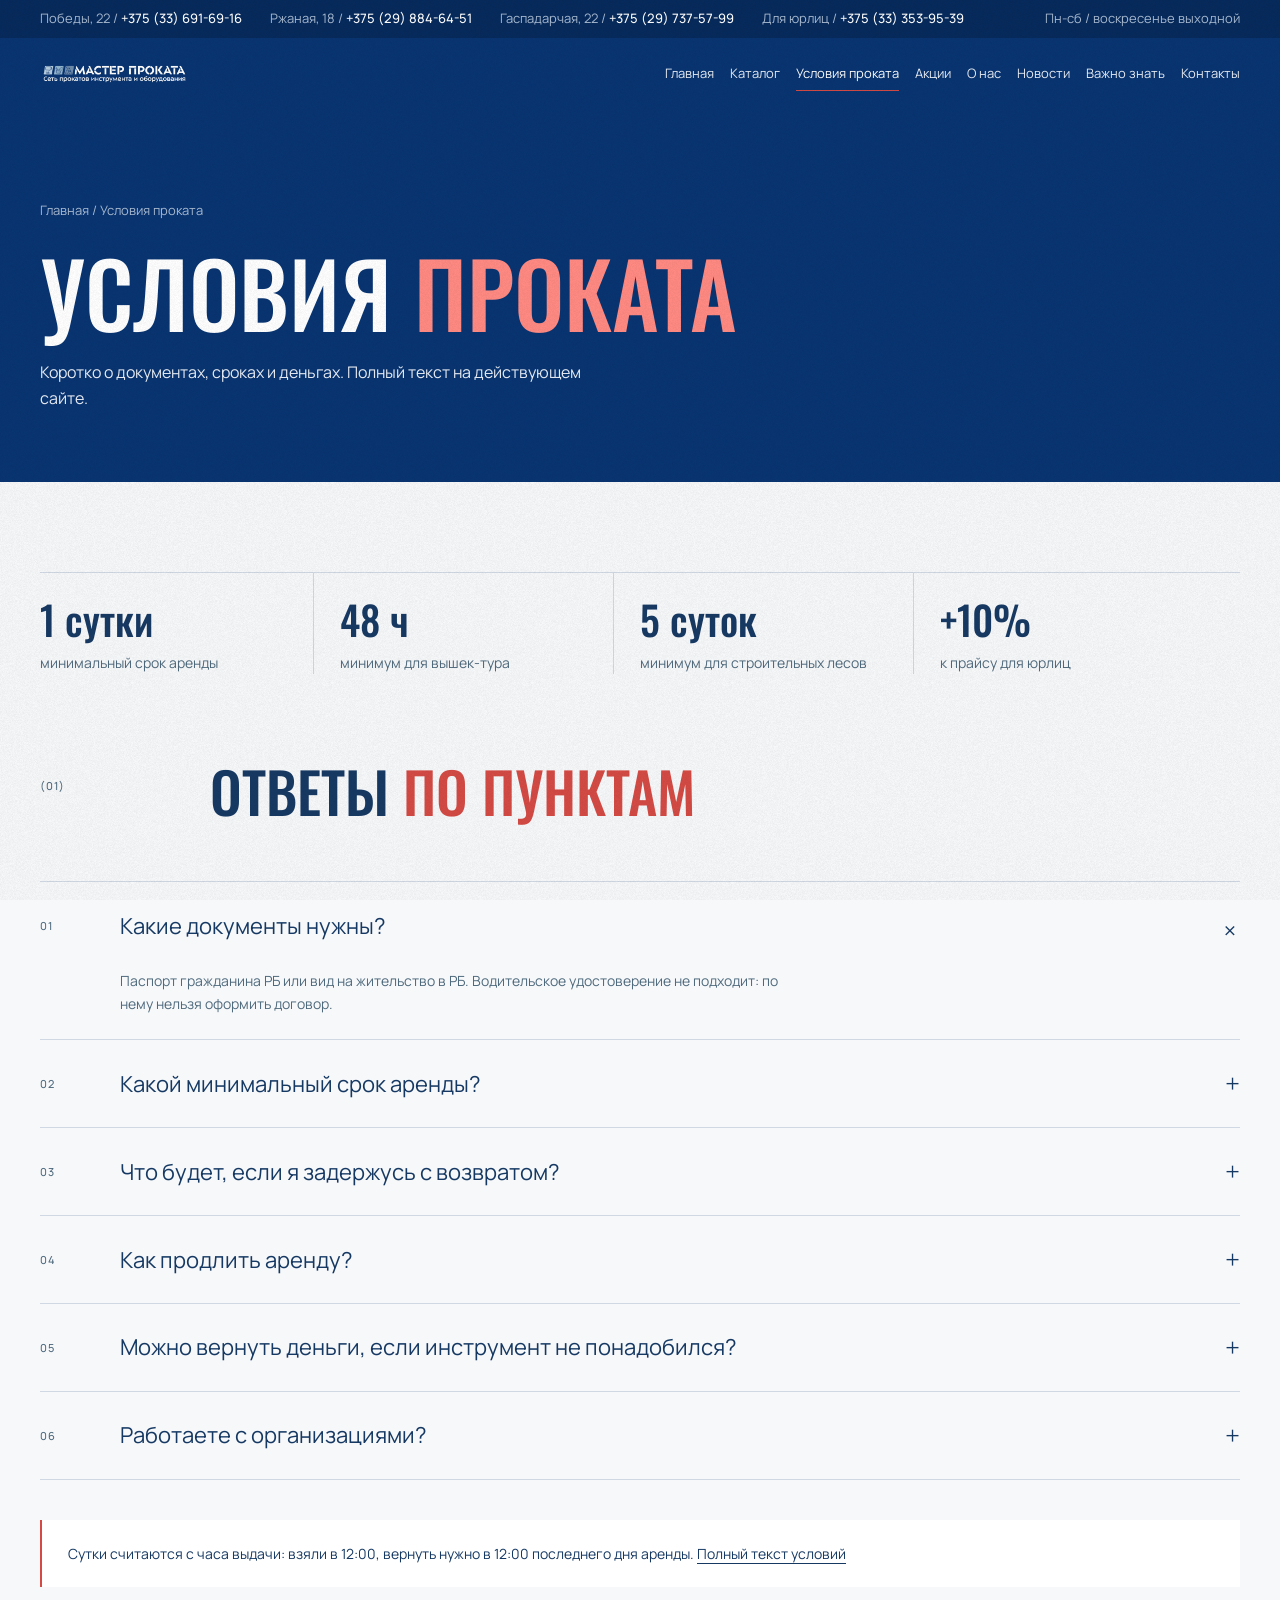
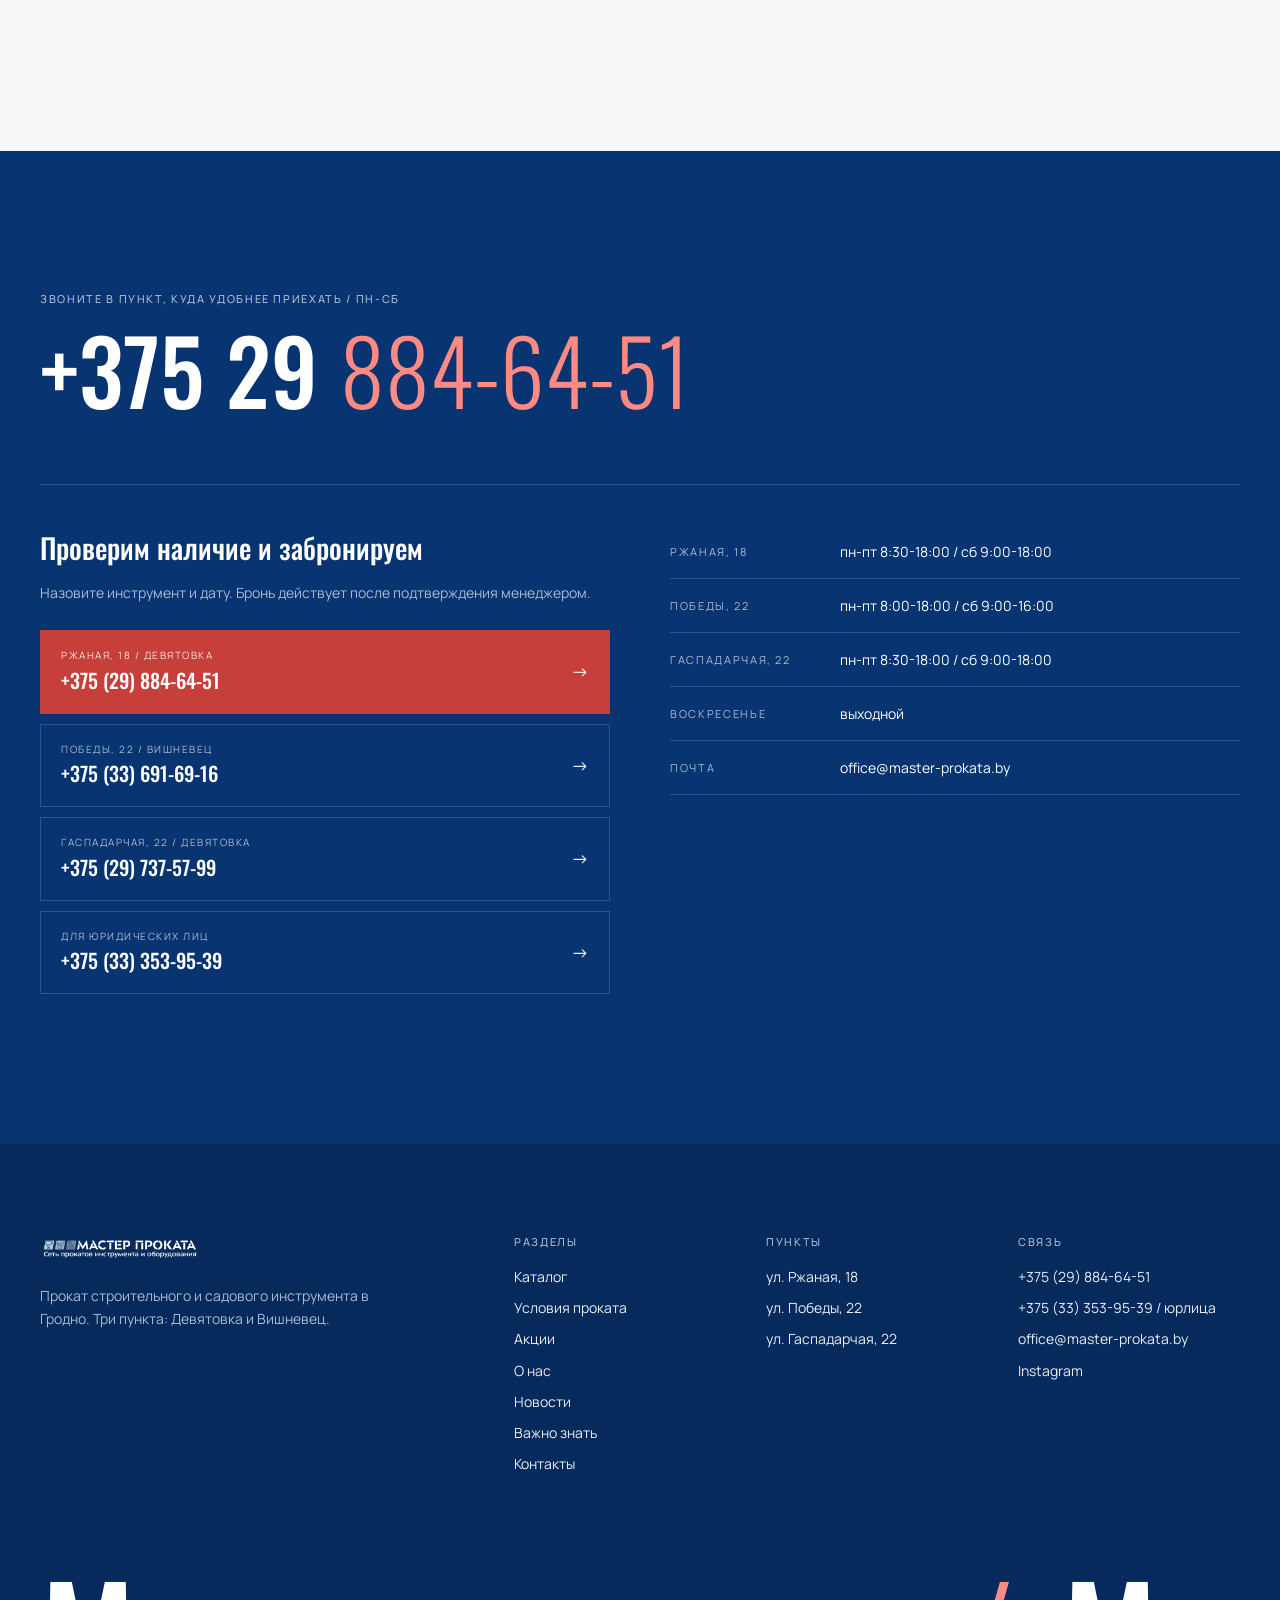
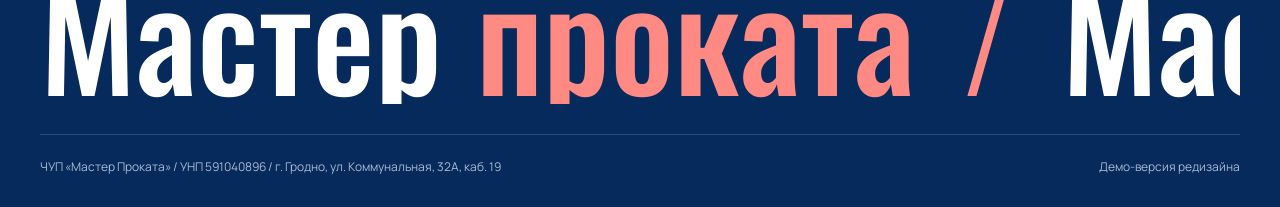
<file: usloviya.html>
<!doctype html><html lang="ru"><head><meta charset="utf-8"><meta name="viewport" content="width=device-width,initial-scale=1">
<title>Условия проката / Мастер проката</title><link rel="preconnect" href="https://fonts.googleapis.com"><link rel="preconnect" href="https://fonts.gstatic.com" crossorigin>
<link href="https://fonts.googleapis.com/css2?family=Manrope:wght@400;500;600&family=Oswald:wght@300;400;500;600&display=swap&subset=cyrillic" rel="stylesheet">
<link rel="stylesheet" href="style.css"></head><body><div class="grain" aria-hidden="true"></div>
<div class="top"><div class="wrap">
<a href="tel:+375336916916">Победы, 22 / <b>+375 (33) 691-69-16</b></a>
<a href="tel:+375298846451">Ржаная, 18 / <b>+375 (29) 884-64-51</b></a>
<a href="tel:+375297375799">Гаспадарчая, 22 / <b>+375 (29) 737-57-99</b></a>
<a href="tel:+375333539539">Для юрлиц / <b>+375 (33) 353-95-39</b></a>
<span class="sp"></span><span>Пн-сб / воскресенье выходной</span>
<div class="call"><span>Гродно / 3 пункта проката</span><a href="contacts.html"><b>Позвонить</b></a></div></div></div>
<header class="hdr"><div class="wrap"><a class="logo" href="index.html"><img src="assets/img/logo.png" alt="Мастер проката"></a>
<nav class="nav"><a href="index.html">Главная</a><a href="catalog.html">Каталог</a><a href="usloviya.html" class=on>Условия проката</a><a href="https://master-prokata.by/akcii/" target=_blank rel=noopener>Акции</a><a href="about.html">О нас</a><a href="https://master-prokata.by/news/" target=_blank rel=noopener>Новости</a><a href="https://master-prokata.by/baza-znanii/" target=_blank rel=noopener>Важно знать</a><a href="contacts.html">Контакты</a></nav><a class="btn red" href="catalog.html">Каталог</a><button class="burger" aria-label="Меню" aria-expanded="false"><span></span><span></span><span></span></button></div></header><section class="phead"><div class="wrap" data-g><div class="crumbs" data-r><a href="index.html">Главная</a> / Условия проката</div><h1 data-r>Условия <em>проката</em></h1><p data-r>Коротко о документах, сроках и деньгах. Полный текст на действующем сайте.</p></div></section>
<section class="sec s"><div class="wrap"><div class="stats" data-g style="margin-top:0"><div data-r><b>1 сутки</b><span class="mute">минимальный срок аренды</span></div><div data-r><b>48 ч</b><span class="mute">минимум для вышек-тура</span></div><div data-r><b>5 суток</b><span class="mute">минимум для строительных лесов</span></div><div data-r><b>+10%</b><span class="mute">к прайсу для юрлиц</span></div></div></div></section>
<section class="sec" style="padding-top:0"><div class="wrap"><div class="shead" data-g><div class="num-l" data-r>(01)</div><div><h2 data-r>Ответы <em>по пунктам</em></h2></div></div><div class="faq" data-g><details data-r open><summary><span class="num-l">01</span>Какие документы нужны?</summary><div class="a">Паспорт гражданина РБ или вид на жительство в РБ. Водительское удостоверение не подходит: по нему нельзя оформить договор.</div></details><details data-r><summary><span class="num-l">02</span>Какой минимальный срок аренды?</summary><div class="a">Одни сутки. Для вышек-тура и некоторого оборудования 48 часов, для строительных лесов 5 суток. Даже если вернёте инструмент через час, оплачиваются полные сутки.</div></details><details data-r><summary><span class="num-l">03</span>Что будет, если я задержусь с возвратом?</summary><div class="a">До 1 часа без доплаты. От 1 до 3 часов +30% суточной стоимости, от 3 до 6 часов +50%, больше 6 часов +100%. О задержке обязательно сообщите менеджеру.</div></details><details data-r><summary><span class="num-l">04</span>Как продлить аренду?</summary><div class="a">Позвоните по номеру +375 (29) 884-64-51 до окончания оплаченного срока, назовите фамилию и примерную дату возврата. Оплатить продление нужно в пункте проката в течение недели.</div></details><details data-r><summary><span class="num-l">05</span>Можно вернуть деньги, если инструмент не понадобился?</summary><div class="a">Нет. Внесённая арендная плата не возвращается, даже при форс-мажоре. Планируйте работу заранее.</div></details><details data-r><summary><span class="num-l">06</span>Работаете с организациями?</summary><div class="a">Да. Для юрлиц стоимость на 10% выше обычного прайса, новые организации вносят 100% предоплату за весь срок. Телефон для юрлиц +375 (33) 353-95-39.</div></details></div>
<div class="note" data-r style="margin-top:40px">Сутки считаются с часа выдачи: взяли в 12:00, вернуть нужно в 12:00 последнего дня аренды. <a href="https://master-prokata.by/yslovia-prokata/" style="border-bottom:1px solid">Полный текст условий</a></div></div></section><section class="sec dark"><div class="wrap" data-g><div class="meta" data-r>Звоните в пункт, куда удобнее приехать / пн-сб</div>
<a class="bigtel" data-r href="tel:+375298846451">+375 29 <em>884-64-51</em></a>
<div class="ccols"><div data-g><h3 data-r style="font-size:28px;margin-bottom:10px">Проверим наличие и забронируем</h3><p class="mute" data-r style="margin-bottom:26px">Назовите инструмент и дату. Бронь действует после подтверждения менеджером.</p>
<a class="cbtn red" data-r href="tel:+375298846451"><span><small>Ржаная, 18 / Девятовка</small><b>+375 (29) 884-64-51</b></span></a>
<a class="cbtn" data-r href="tel:+375336916916"><span><small>Победы, 22 / Вишневец</small><b>+375 (33) 691-69-16</b></span></a>
<a class="cbtn" data-r href="tel:+375297375799"><span><small>Гаспадарчая, 22 / Девятовка</small><b>+375 (29) 737-57-99</b></span></a>
<a class="cbtn" data-r href="tel:+375333539539"><span><small>Для юридических лиц</small><b>+375 (33) 353-95-39</b></span></a></div>
<div class="kv" data-g><div data-r><span>Ржаная, 18</span><b>пн-пт 8:30-18:00 / сб 9:00-18:00</b></div><div data-r><span>Победы, 22</span><b>пн-пт 8:00-18:00 / сб 9:00-16:00</b></div><div data-r><span>Гаспадарчая, 22</span><b>пн-пт 8:30-18:00 / сб 9:00-18:00</b></div><div data-r><span>Воскресенье</span><b>выходной</b></div><div data-r><span>Почта</span><b><a href="mailto:office@master-prokata.by">office@master-prokata.by</a></b></div></div></div></div></section><footer class="ftr"><div class="wrap"><div class="g" data-g>
<div class="about" data-r><img src="assets/img/logo.png" alt="Мастер проката"><p>Прокат строительного и садового инструмента в Гродно. Три пункта: Девятовка и Вишневец.</p></div>
<div data-r><h4>Разделы</h4><ul><li><a href="catalog.html">Каталог</a></li><li><a href="usloviya.html">Условия проката</a></li><li><a href="https://master-prokata.by/akcii/">Акции</a></li><li><a href="about.html">О нас</a></li><li><a href="https://master-prokata.by/news/">Новости</a></li><li><a href="https://master-prokata.by/baza-znanii/">Важно знать</a></li><li><a href="contacts.html">Контакты</a></li></ul></div>
<div data-r><h4>Пункты</h4><ul><li>ул. Ржаная, 18</li><li>ул. Победы, 22</li><li>ул. Гаспадарчая, 22</li></ul></div>
<div data-r><h4>Связь</h4><ul><li><a href="tel:+375298846451">+375 (29) 884-64-51</a></li><li><a href="tel:+375333539539">+375 (33) 353-95-39 / юрлица</a></li><li><a href="mailto:office@master-prokata.by">office@master-prokata.by</a></li><li><a href="https://www.instagram.com/masterprokata_grodno/" target="_blank" rel="noopener">Instagram</a></li></ul></div></div>
<div class="word" aria-hidden="true"><div class="wt"><span class="wg"><span class="wi">Мастер <em>проката</em><i>/</i></span><span class="wi">Мастер <em>проката</em><i>/</i></span><span class="wi">Мастер <em>проката</em><i>/</i></span><span class="wi">Мастер <em>проката</em><i>/</i></span></span><span class="wg"><span class="wi">Мастер <em>проката</em><i>/</i></span><span class="wi">Мастер <em>проката</em><i>/</i></span><span class="wi">Мастер <em>проката</em><i>/</i></span><span class="wi">Мастер <em>проката</em><i>/</i></span></span></div></div>
<div class="legal"><span>ЧУП «Мастер Проката» / УНП 591040896 / г. Гродно, ул. Коммунальная, 32А, каб. 19</span><span>Демо-версия редизайна</span></div></div></footer>
<script src="main.js"></script></body></html>
</file>
<file: style.css>
:root{--bg:#f7f8fa;--paper:#ffffff;--navy:#083471;--deep:#062a5c;--ink:#163963;--txt:#34343c;--mute:#4f6a7d;--line:rgba(8,52,113,.16);--lineD:rgba(255,255,255,.16);--acc:#d44a44;--btn:#c63f3a;--onD:#e9eef6;--muteD:#a9bbd2;
--f:"Manrope",Arial,sans-serif;--disp:"Oswald","Arial Narrow",sans-serif;--e:cubic-bezier(.215,.61,.355,1);--lead:cubic-bezier(.16,1,.3,1);--wrap:1520px}
*{box-sizing:border-box;margin:0;padding:0}
html{background:var(--bg);color:var(--txt);font:400 14px/1.65 var(--f);-webkit-font-smoothing:antialiased}
body{overflow-x:hidden}a{color:inherit;text-decoration:none}img{display:block;max-width:100%}
.grain{position:fixed;inset:0;pointer-events:none;z-index:100;opacity:.05;mix-blend-mode:multiply;background:url("assets/img/grain.png") repeat;background-size:200px 200px}
.wrap{max-width:var(--wrap);margin:0 auto;padding:0 40px}
.sec{padding:140px 0}.sec.s{padding:90px 0}
.dark{background:var(--navy);color:var(--onD)}.dark .meta,.dark .mute{color:var(--muteD)}
.meta{font:500 11px/1.4 var(--f);letter-spacing:.15em;text-transform:uppercase;color:var(--mute)}
.num-l{font:500 11px var(--f);letter-spacing:.08em;color:var(--mute)}
h1,h2,h3{font-weight:400;letter-spacing:-.01em;color:var(--ink)}.dark h1,.dark h2,.dark h3{color:#fff}
h2{font-size:clamp(40px,4.4vw,64px);line-height:1.02}
em{font-style:normal;color:var(--acc)}.dark em{color:#ff8a83}
.mute{color:var(--mute)}
.shead{display:grid;grid-template-columns:140px 1fr;gap:30px;margin-bottom:64px;align-items:start}
.shead .num-l{padding-top:14px}
/* buttons: rectangular like reference */
.btn{display:inline-flex;align-items:center;justify-content:space-between;gap:28px;height:52px;padding:0 22px;font:500 14px var(--f);border:1px solid currentColor;transition:background .3s var(--e),color .3s var(--e),border-color .3s var(--e)}
.btn:after{content:"→";font-size:16px;transition:transform .3s var(--e)}.btn:hover:after{transform:translateX(4px)}
.btn.red{background:var(--btn);border-color:var(--btn);color:#fff}.btn.red:hover{background:#b23531;border-color:#b23531}
.btn.ghost{color:var(--ink)}.dark .btn.ghost,.hero .btn.ghost{color:#fff;border-color:rgba(255,255,255,.5)}.btn.ghost:hover{border-color:currentColor}
.circle{display:inline-flex;align-items:center;justify-content:center;width:46px;height:46px;border-radius:50%;border:1px solid var(--lineD);transition:background .3s var(--e),border-color .3s var(--e)}
.row:hover .circle{background:var(--btn);border-color:var(--btn)}
/* top bar + header */
.top{background:var(--deep);color:var(--muteD);font-size:13px}
.top .wrap{display:flex;gap:28px;align-items:center;height:38px;white-space:nowrap}.top b{color:#fff;font-weight:500}.top a:hover b{color:#ff8a83}.top .sp{flex:1}
.call{display:none}
.hdr{position:sticky;top:0;z-index:30;background:var(--navy);color:#fff;transition:box-shadow .3s var(--e)}
.hdr.solid{box-shadow:0 1px 0 var(--lineD)}
.hdr .wrap{position:relative;display:flex;align-items:center;gap:24px;height:72px}
.logo img{height:28px;width:auto}
.nav{display:flex;gap:26px;margin-left:auto}
.nav a{font-size:14px;color:var(--onD);padding:6px 0;border-bottom:1px solid transparent;transition:border-color .3s var(--e),color .3s var(--e)}
.nav a:hover,.nav a.on{color:#fff;border-color:var(--acc)}
.hdr .btn{height:42px;padding:0 18px;gap:18px}
.burger{display:none;margin-left:auto;width:44px;height:44px;border:1px solid var(--lineD);background:none;color:#fff;cursor:pointer}
.burger span{display:block;width:18px;height:2px;margin:4px auto;background:currentColor;transition:transform .3s var(--e),opacity .3s var(--e)}
.open .burger span:nth-child(1){transform:translateY(6px) rotate(45deg)}.open .burger span:nth-child(2){opacity:0}.open .burger span:nth-child(3){transform:translateY(-6px) rotate(-45deg)}
/* hero */
.hero{position:relative;min-height:calc(100svh - 110px);background:var(--navy);color:#fff;overflow:hidden;display:flex;align-items:flex-end}
.hero img.bg{position:absolute;top:0;right:0;width:58%;height:100%;object-fit:cover;object-position:50% 70%}
.hero:after{content:"";position:absolute;inset:0;background:linear-gradient(90deg,var(--navy) 42%,rgba(8,52,113,.2) 62%,rgba(8,52,113,0) 80%),linear-gradient(0deg,rgba(8,52,113,.85) 0%,rgba(8,52,113,0) 35%)}
.hero .wrap{position:relative;z-index:2;width:100%;padding-bottom:44px}
.hero .col{width:45vw}
.hero h1{font-size:clamp(54px,10.8vw,152px);line-height:.92;font-weight:400;color:#fff;letter-spacing:-.02em;margin:0 0 40px}
.hero h1 span{display:block;white-space:nowrap}.hero h1 em{font-weight:300}
.hero .base{width:45vw;display:grid;grid-template-columns:1fr;gap:30px;align-items:end;border-top:1px solid var(--lineD);padding-top:28px}
.hero p{font-size:16px;color:var(--onD);max-width:460px}
.hero .acts{display:flex;gap:12px}
.hero .metas{width:45vw;display:flex;justify-content:space-between;margin-top:22px;color:var(--muteD)}
.hero .price{position:absolute;right:40px;top:40px;z-index:2;text-align:right;padding:18px 22px;background:rgba(8,52,113,.78);backdrop-filter:blur(10px)}
.hero .price b{display:block;font:300 96px/1 var(--f);color:#fff;letter-spacing:-.02em}.hero .price b small{font-size:30px}
.hero .price span{font-size:13px;color:var(--onD)}
/* statement */
.state{font-size:clamp(28px,2.6vw,40px);line-height:1.25;color:var(--ink);max-width:1080px}
.state mark{background:linear-gradient(0deg,rgba(212,74,68,.28) 0 32%,transparent 32%);color:inherit}
.stats{display:grid;grid-template-columns:repeat(4,1fr);margin-top:90px;border-top:1px solid var(--line)}
.stats>div{padding:26px 26px 0 0;border-right:1px solid var(--line);margin-right:26px}.stats>div:last-child{border:0}
.stats b{display:block;font:400 40px/1 var(--f);color:var(--ink);margin-bottom:12px}
/* rows list */
.rows{border-top:1px solid var(--lineD)}
.row{display:grid;grid-template-columns:60px 1.2fr 1fr 140px 46px;gap:30px;align-items:center;padding:24px 0;border-bottom:1px solid var(--lineD)}
.row .t{font-size:clamp(26px,2.6vw,40px);line-height:1.1;color:#fff}.row .d{color:var(--muteD)}
.row .p{text-align:right}.row .p small{display:block;font-size:10px;letter-spacing:.15em;text-transform:uppercase;color:var(--muteD)}.row .p b{font-weight:500;font-size:20px;color:#fff}
/* price table */
.split{display:grid;grid-template-columns:36fr 64fr;gap:60px;align-items:start}
.split .side{position:sticky;top:130px}
.split h2{margin:20px 0 24px}
.box{background:var(--navy);color:var(--onD);padding:30px;margin-top:34px}.box h3{color:#fff;font-size:22px;margin-bottom:10px}.box p{color:var(--muteD);margin-bottom:22px}
.tbl{border-top:1px solid var(--ink)}
.tbl .h,.tbl .r{display:grid;grid-template-columns:64px 1fr 170px 130px;gap:24px;align-items:center;padding:14px 0;border-bottom:1px solid var(--line)}
.tbl .h{padding:12px 0}
.tbl .r img{width:64px;height:64px;object-fit:contain;background:#fff;border:1px solid var(--line)}
.tbl .r .n{color:var(--ink);font-size:16px}.tbl .r .pr{text-align:right;white-space:nowrap;font-size:26px;color:var(--ink)}.tbl .r .pr small{font-size:12px;color:var(--mute)}.tbl .r .pr s{font-size:14px;color:var(--mute);margin-right:6px}
.tbl .r a.lnk{justify-self:end;color:var(--ink);border-bottom:1px solid var(--ink);font-size:13px;transition:color .3s var(--e),border-color .3s var(--e)}.tbl .r a.lnk:hover{color:var(--acc);border-color:var(--acc)}
/* steps */
.steps{display:grid;grid-template-columns:repeat(3,1fr);border-top:1px solid var(--line)}
.step{padding:22px 30px 40px 0;border-right:1px solid var(--line);margin-right:30px}.step:nth-child(3n){border:0;margin:0}
.step b{display:block;font:300 96px/1 var(--f);color:transparent;-webkit-text-stroke:1px var(--ink);margin-bottom:26px}
.step h3{font-size:20px;font-weight:500;margin-bottom:8px}.step p{color:var(--mute)}
/* gallery */
.gal{display:grid;grid-template-columns:repeat(4,1fr);gap:16px}
.gal img{width:100%;aspect-ratio:3/4;object-fit:cover}.gal img:nth-child(2n){margin-top:40px}
/* faq */
.faq{border-top:1px solid var(--line)}
.faq details{border-bottom:1px solid var(--line)}
.faq summary{list-style:none;display:grid;grid-template-columns:60px 1fr 30px;gap:20px;align-items:center;padding:22px 0;cursor:pointer;font-size:22px;color:var(--ink)}
.faq summary::-webkit-details-marker{display:none}.faq summary:after{content:"+";font-size:26px;font-weight:300;text-align:right;transition:transform .3s var(--e)}
.faq details[open] summary:after{transform:rotate(45deg)}
.faq .a{padding:0 0 24px 80px;max-width:760px;color:var(--mute)}
/* seo text */
.cols{display:grid;grid-template-columns:1fr 1fr;gap:60px}.cols p{margin-bottom:14px}
/* contacts */
.bigtel{font:400 clamp(44px,7vw,104px)/1 var(--f);color:#fff;letter-spacing:-.02em;display:block;margin:18px 0 70px}.bigtel em{font-weight:300}
.ccols{display:grid;grid-template-columns:1fr 1fr;gap:60px;border-top:1px solid var(--lineD);padding-top:40px}
.cbtn{display:flex;justify-content:space-between;align-items:center;padding:16px 20px;border:1px solid var(--lineD);margin-bottom:10px;transition:background .3s var(--e),border-color .3s var(--e)}
.cbtn small{display:block;font-size:10px;letter-spacing:.15em;text-transform:uppercase;color:var(--muteD)}.cbtn b{font-weight:500;font-size:20px;color:#fff}
.cbtn:after{content:"→";font-size:18px;color:#fff}.cbtn:hover{border-color:#fff}.cbtn.red{background:var(--btn);border-color:var(--btn)}.cbtn.red small{color:#fbe2e0}
.kv>div{display:grid;grid-template-columns:150px 1fr;gap:20px;padding:15px 0;border-bottom:1px solid var(--lineD)}.kv span{font-size:11px;letter-spacing:.15em;text-transform:uppercase;color:var(--muteD);padding-top:3px}.kv b{font-weight:400;color:#fff}
.kv.l>div{border-color:var(--line)}.kv.l span{color:var(--mute)}.kv.l b{color:var(--ink)}
/* footer */
.ftr{background:var(--deep);color:var(--onD);padding:90px 0 30px}
.ftr .g{display:grid;grid-template-columns:2fr 1fr 1fr 1fr;gap:30px}
.ftr h4{font:500 11px var(--f);letter-spacing:.15em;text-transform:uppercase;color:var(--muteD);margin-bottom:16px}
.ftr li{list-style:none;margin-bottom:8px}.ftr li a:hover{color:#fff;text-decoration:underline}
.ftr .about img{height:30px;margin-bottom:20px}.ftr .about p{color:var(--muteD);max-width:340px}
.word{font:400 clamp(56px,11vw,170px)/1 var(--f);color:#fff;letter-spacing:-.03em;margin:80px 0 30px;white-space:nowrap}.word em{color:#ff8a83}
.legal{border-top:1px solid var(--lineD);padding-top:22px;font-size:12px;color:var(--muteD);display:flex;justify-content:space-between;gap:20px;flex-wrap:wrap}
/* inner page head */
.phead{background:var(--navy);color:#fff;padding:90px 0 70px}
.crumbs{font-size:13px;color:var(--muteD)}.crumbs a:hover{color:#fff}
.phead h1{font-size:clamp(48px,7vw,104px);line-height:1;color:#fff;letter-spacing:-.02em;margin:26px 0 22px}
.phead p{color:var(--onD);max-width:560px;font-size:16px}
.chips{display:flex;flex-wrap:wrap;gap:8px}
.chip{padding:10px 16px;border:1px solid var(--line);font-size:14px;color:var(--ink);transition:background .3s var(--e),color .3s var(--e)}.chip:hover{background:var(--navy);color:#fff}
.az{columns:3;column-gap:60px}.az a{display:grid;grid-template-columns:40px 1fr;padding:11px 0;border-bottom:1px solid var(--line);color:var(--ink);break-inside:avoid;font-size:16px;transition:color .3s var(--e)}.az a span{font-size:11px;color:var(--mute);padding-top:4px}.az a:hover{color:var(--acc)}
.item{display:grid;grid-template-columns:1fr 1fr;gap:60px;align-items:start}
.item .ph{background:#fff;border:1px solid var(--line);padding:40px;display:flex;justify-content:center}
.item .ph img{max-height:460px}
.prose{max-width:780px}.prose p{margin-bottom:14px;font-size:16px}.prose h3{font-size:26px;margin:44px 0 14px}
.note{padding:22px 26px;border-left:2px solid var(--acc);background:#fff;margin:24px 0;color:var(--ink)}
/* lead motion */
.js [data-r]{opacity:0;filter:blur(12px);transform:translateY(16px)}
.js [data-r].in{opacity:1;filter:blur(0);transform:none;transition:opacity .9s var(--lead),filter .9s var(--lead),transform .9s var(--lead);transition-delay:var(--d,0ms)}
@media (prefers-reduced-motion:reduce){.js [data-r]{opacity:1;filter:none;transform:none}*{transition:none!important}}
@media(max-width:1280px){.nav{gap:16px}.nav a{font-size:13px}.hdr .btn{display:none}}
@media(max-width:1100px){.nav{display:none}.burger{display:block}
 .open .nav{display:flex;flex-direction:column;gap:0;position:absolute;top:100%;left:0;right:0;background:var(--navy);padding:8px 16px 20px;border-top:1px solid var(--lineD)}
 .open .nav a{padding:14px 0;font-size:18px;border-bottom:1px solid var(--lineD)}
 .row{grid-template-columns:40px 1fr 120px 46px}.row .d{display:none}.az{columns:2}}
@media(max-width:760px){.wrap{padding:0 16px}.sec{padding:90px 0}.sec.s{padding:64px 0}
 .top .wrap>*:not(.call){display:none}.top .call{display:flex;width:100%;justify-content:space-between}
 .hdr .wrap{height:62px}
 .hero{min-height:auto;flex-direction:column;align-items:stretch;padding-top:58vh}
 .hero img.bg{width:100%;height:62%}.hero:after{background:linear-gradient(0deg,var(--navy) 40%,rgba(8,52,113,0) 64%)}
 .hero .col{width:100%}.hero h1{font-size:72px;margin-bottom:28px}.hero .price{right:16px;top:20px}.hero .price b{font-size:56px}.hero .price b small{font-size:20px}.hero .price span{font-size:12px}
 .hero .base{grid-template-columns:1fr;width:auto}.hero .metas{width:auto}.hero .acts{flex-direction:column}.hero .metas{flex-direction:column;gap:6px}
 .shead{grid-template-columns:1fr;gap:12px;margin-bottom:40px}.stats{grid-template-columns:1fr 1fr}.stats>div{border:0;margin:0;padding:22px 0 0}
 .row{grid-template-columns:28px 1fr auto;gap:12px}.row .circle{display:none}.row .t{font-size:22px}
 .split,.cols,.ccols,.item,.ftr .g{grid-template-columns:1fr;gap:36px}.split .side{position:static}
 .tbl .h{display:none}.tbl .r{grid-template-columns:56px 1fr auto;gap:12px}.tbl .r img{width:56px;height:56px}.tbl .r .n{font-size:14px}.tbl .r .pr{font-size:20px}.tbl .r a.lnk{grid-column:2/4;justify-self:start}
 .steps{grid-template-columns:1fr}.step{border-right:0;margin:0;border-bottom:1px solid var(--line)}.step b{font-size:72px}
 .gal{grid-template-columns:1fr 1fr;gap:10px}.gal img:nth-child(2n){margin-top:24px}
 .faq summary{grid-template-columns:30px 1fr 24px;font-size:17px}.faq .a{padding-left:50px}
 .kv>div{grid-template-columns:1fr;gap:4px}.az{columns:1}.word{font-size:15vw}}

h1,h2,h3,.bigtel,.word,.stats b,.step b,.row .t,.hero .price b,.tbl .r .pr,.cbtn b,.bignum{font-family:var(--disp)!important;letter-spacing:0!important;font-weight:500}
h1,h2{text-transform:uppercase;line-height:.95}.hero h1{line-height:.9;font-weight:500}.hero h1 em{font-weight:500}
.step b{font-weight:300}.hero .price b{font-weight:400}

.hero em,.phead em{color:#ff8a83}

.word{overflow:hidden;max-width:100%;white-space:nowrap}
.wt{display:flex;width:max-content;animation:wmq 40s linear infinite}
.wg{display:flex;flex-shrink:0}.wi{padding-right:.35em}.wi i{font-style:normal;color:#ff8a83;padding-left:.35em;font-weight:300}
@keyframes wmq{to{transform:translateX(-50%)}}
@media (prefers-reduced-motion:reduce){.wt{animation:none}}
</file>
